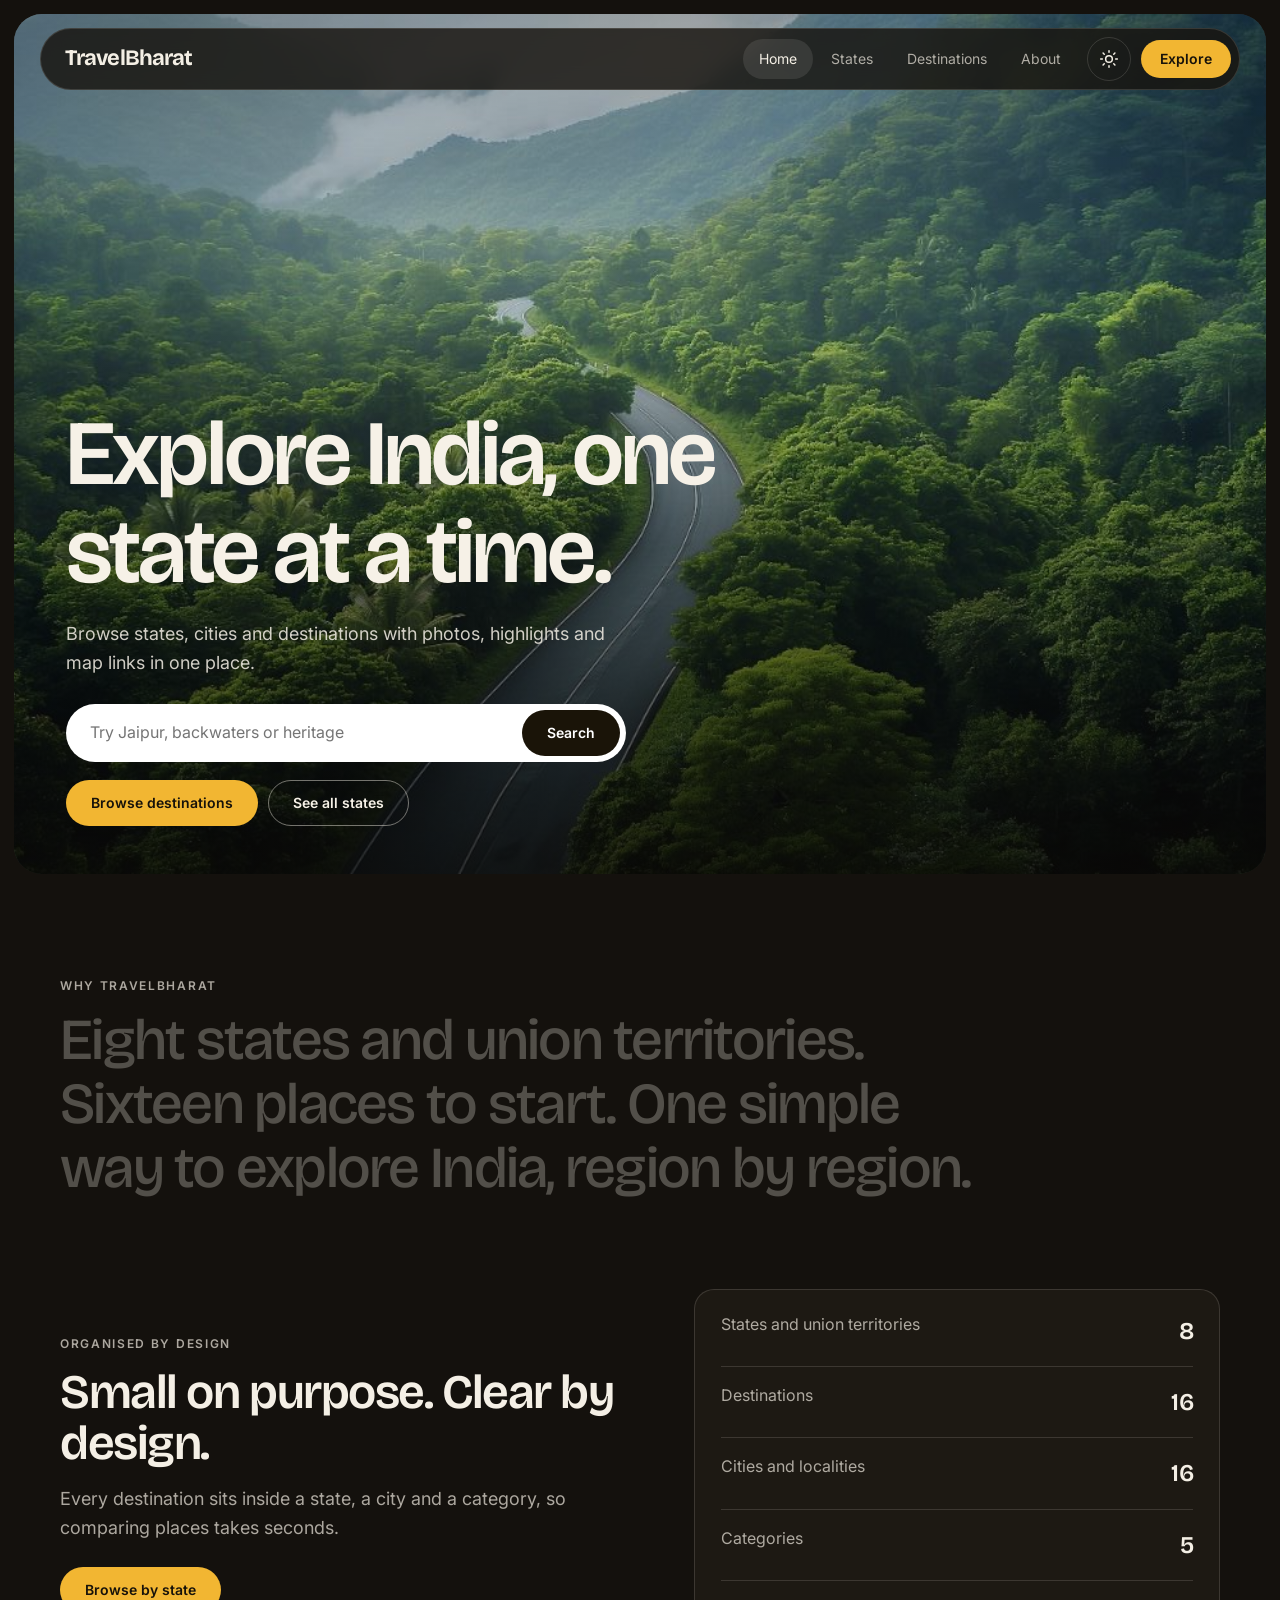
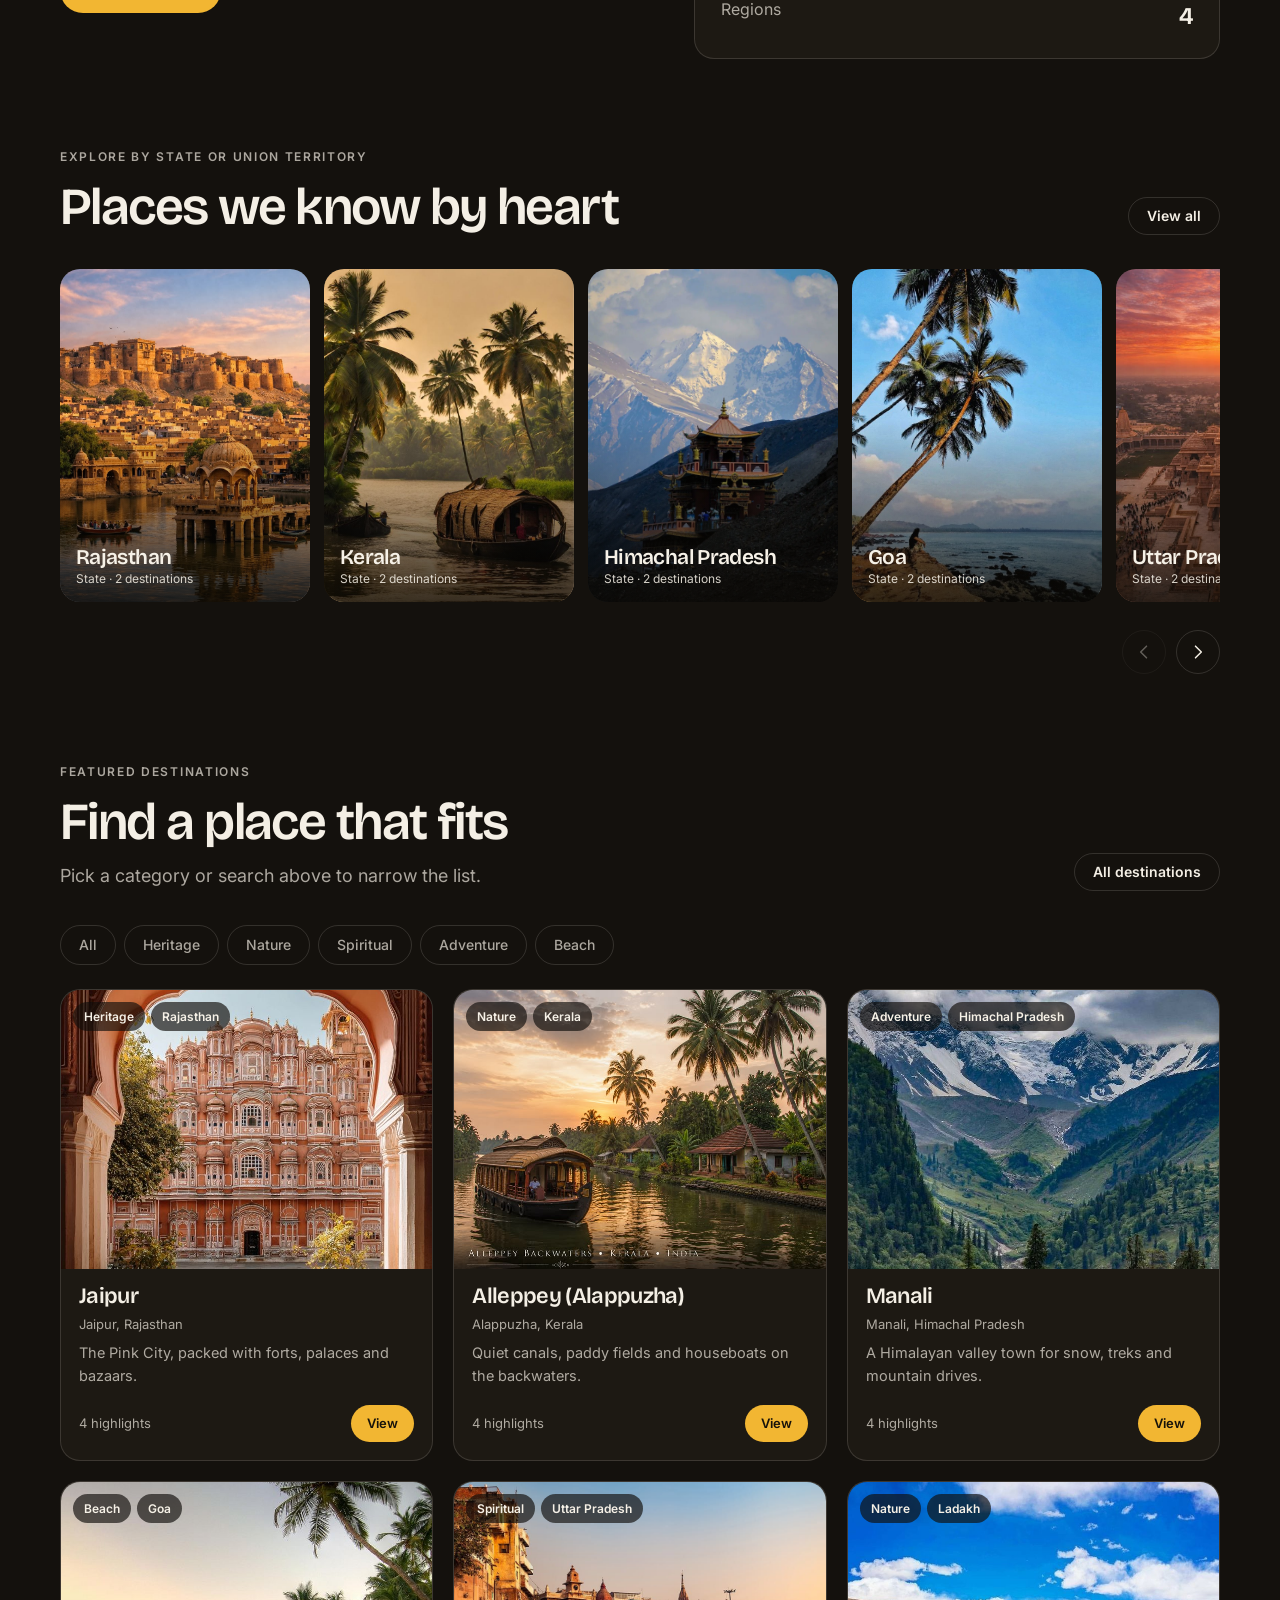
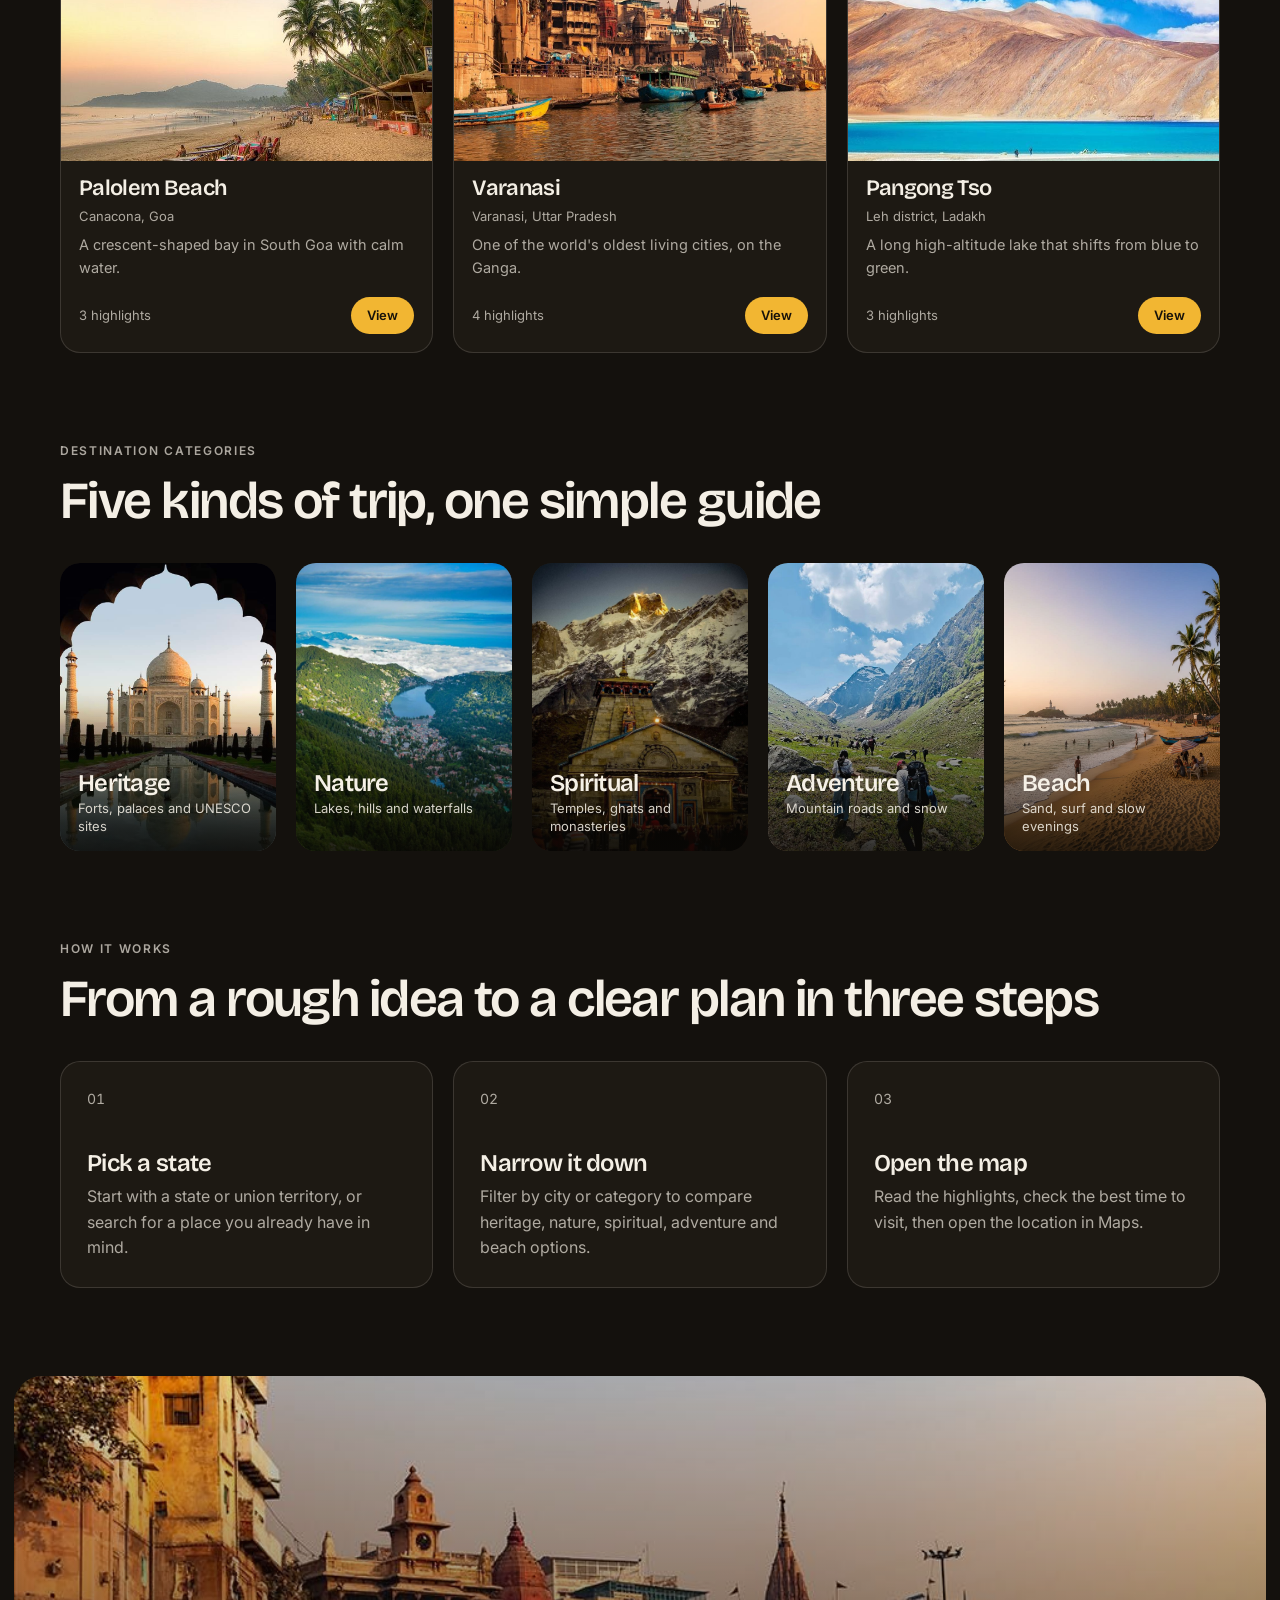
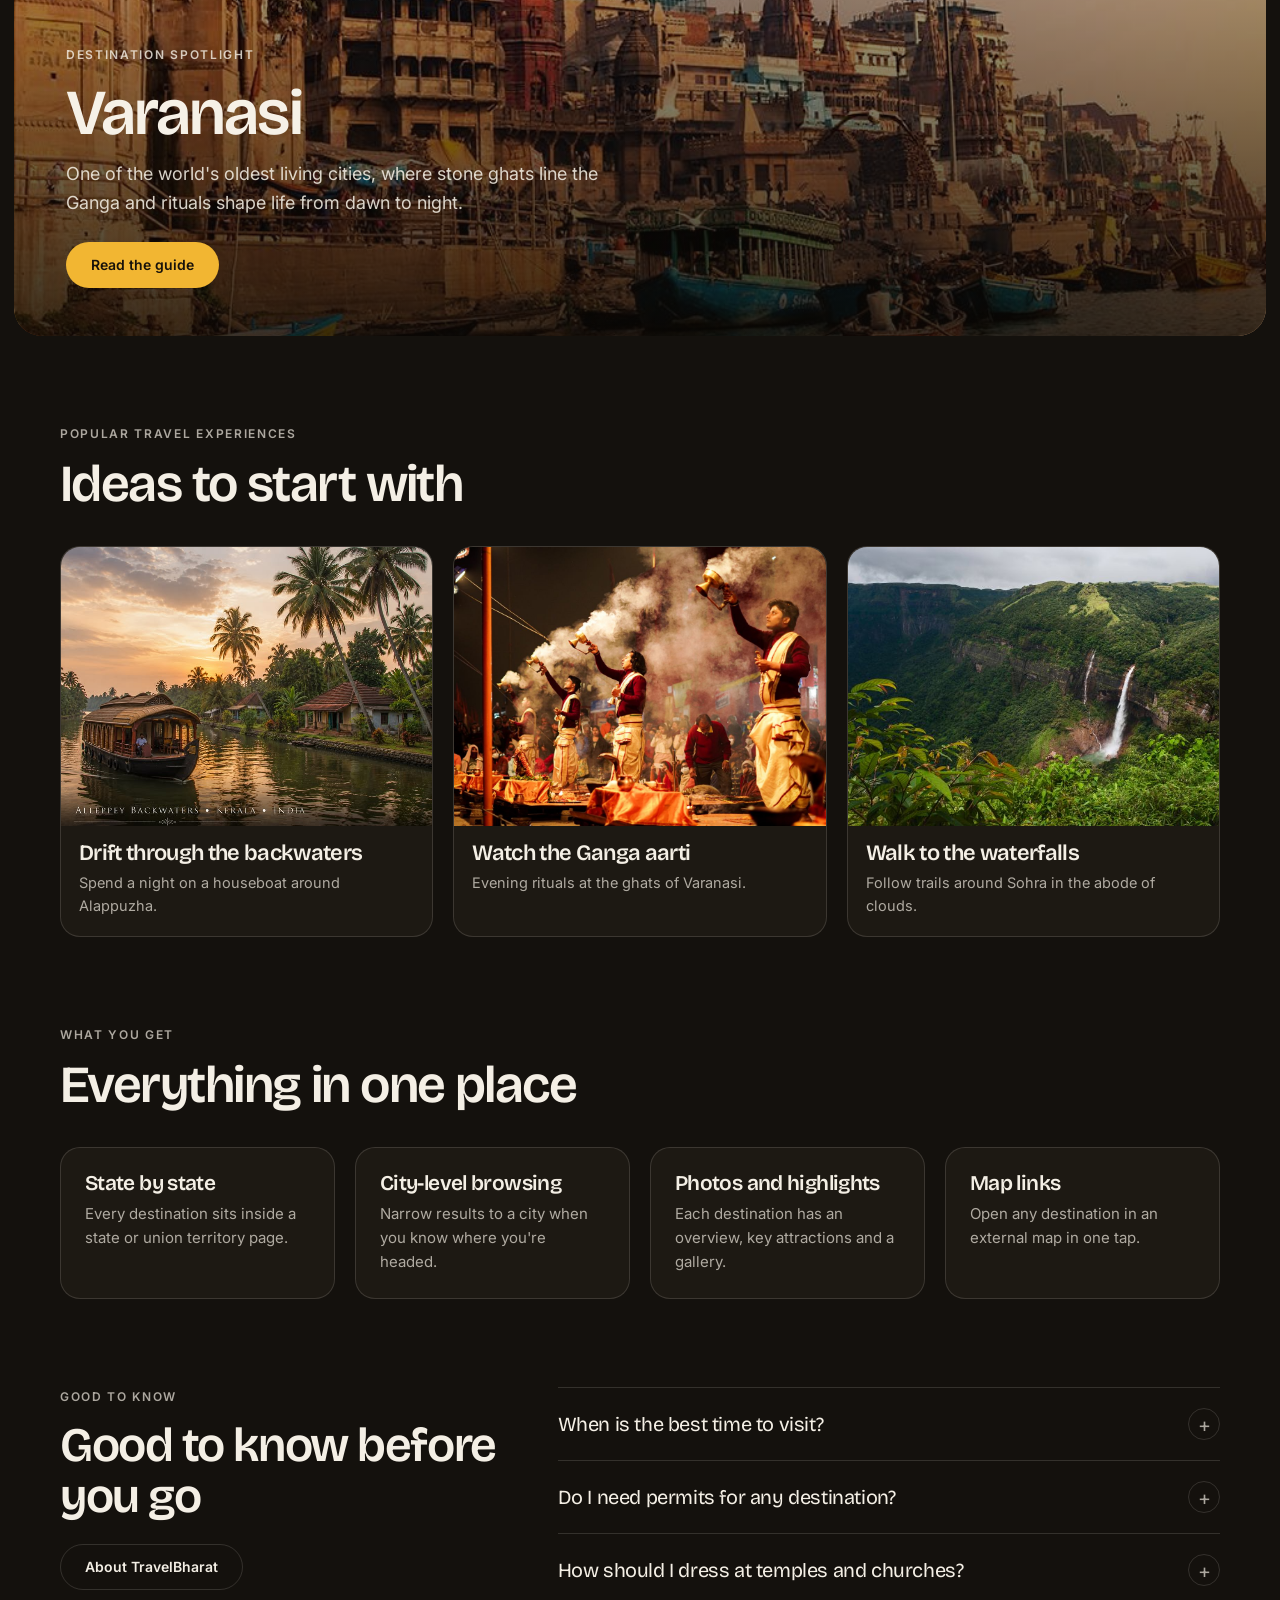
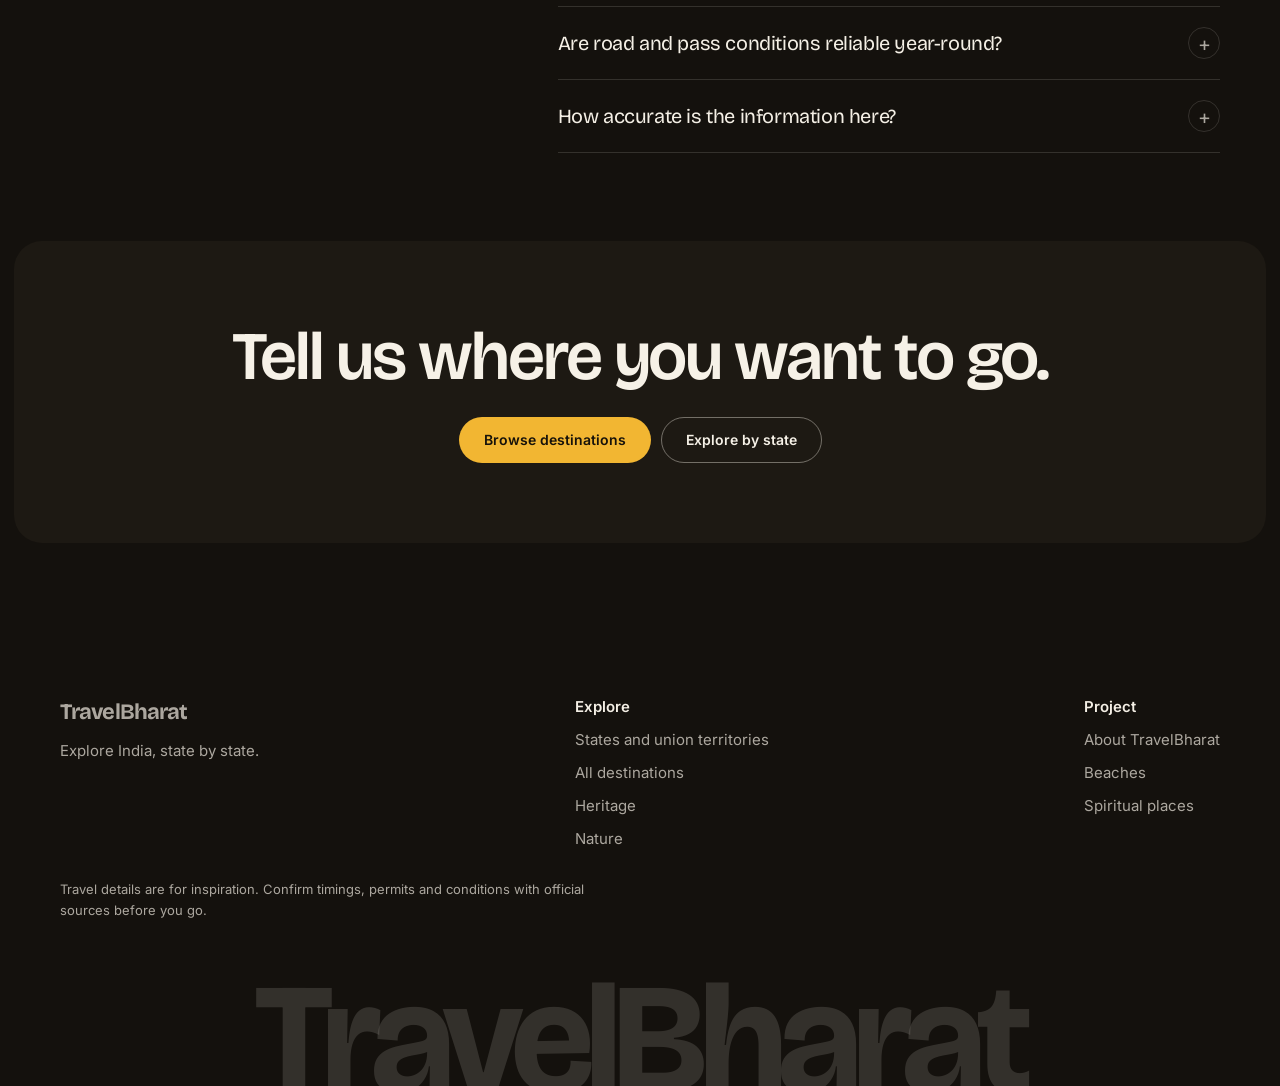
<file: index.html>
<!DOCTYPE html>
<html lang="en" class="no-js" data-theme="dark">

<head>
  <meta charset="utf-8">
  <meta name="viewport" content="width=device-width, initial-scale=1">
  <title>TravelBharat | Explore India State by State</title>
  <meta name="description"
    content="Browse India's states, cities and tourist destinations in one editorial travel guide.">
  <link rel="preconnect" href="https://fonts.googleapis.com">
  <link rel="preconnect" href="https://fonts.gstatic.com" crossorigin>
  <link
    href="https://fonts.googleapis.com/css2?family=Bricolage+Grotesque:opsz,wght@12..96,500;12..96,600;12..96,700&amp;family=Inter:wght@400;500;600&amp;display=swap"
    rel="stylesheet">
  <link rel="stylesheet" href="css/style.css">
  <script src="js/theme-toggle.js"></script>
</head>

<body data-page="home">
  <a class="skip-link" href="#main">Skip to content</a>
  <header class="site-header">
    <div class="site-header__bar">
      <a class="brand" href="index.html">TravelBharat</a>
      <nav class="nav" id="nav" aria-label="Main">
        <a href="index.html" aria-current="page">Home</a>
        <a href="states.html">States</a>
        <a href="destinations.html">Destinations</a>
        <a href="about.html">About</a>
      </nav>
      <button class="icon-btn" id="theme-toggle" type="button" aria-label="Switch theme"><svg class="icon-sun"
          viewBox="0 0 24 24" aria-hidden="true">
          <circle cx="12" cy="12" r="4" />
          <path
            d="M12 2v2M12 20v2M4.9 4.9l1.4 1.4M17.7 17.7l1.4 1.4M2 12h2M20 12h2M4.9 19.1l1.4-1.4M17.7 6.3l1.4-1.4" />
        </svg><svg class="icon-moon" viewBox="0 0 24 24" aria-hidden="true">
          <path d="M21 12.8A9 9 0 1 1 11.2 3a7 7 0 0 0 9.8 9.8z" />
        </svg></button>
      <a class="btn btn--sm" href="destinations.html">Explore</a>
      <button class="icon-btn menu-btn" id="menu-toggle" type="button" aria-label="Open menu" aria-expanded="false"
        aria-controls="nav"><svg viewBox="0 0 24 24" aria-hidden="true">
          <path d="M4 7h16M4 12h16M4 17h16" />
        </svg></button>
    </div>
  </header>
  <main id="main">
    <section class="hero">
      <img class="hero__img" src="images/home/hero.jpg" alt="" width="2400" height="1400" fetchpriority="high">
      <div class="hero__shade"></div>
      <div class="container hero__inner">
        <h1>Explore India, one state at a time.</h1>
        <p class="hero__sub">Browse states, cities and destinations with photos, highlights and map links in one place.
        </p>
        <form class="search" action="destinations.html" method="get" role="search">
          <label class="visually-hidden" for="home-q">Search destinations</label>
          <input id="home-q" name="q" type="search" placeholder="Try Jaipur, backwaters or heritage" autocomplete="off">
          <button class="btn" type="submit">Search</button>
        </form>
        <div class="btn-row">
          <a class="btn" href="destinations.html">Browse destinations</a>
          <a class="btn btn--ghost" href="states.html">See all states</a>
        </div>
      </div>
    </section>

    <section class="section">
      <div class="container">
        <p class="eyebrow">Why TravelBharat</p>
        <p class="statement" data-text-fill>Eight states and union territories. Sixteen places to start. One simple way
          to explore India, region by region.</p>
      </div>
    </section>

    <section class="section section--tight">
      <div class="container intro">
        <div data-reveal>
          <p class="eyebrow">Organised by design</p>
          <h2>Small on purpose. Clear by design.</h2>
          <p class="lead">Every destination sits inside a state, a city and a category, so comparing places takes
            seconds.</p>
          <a class="btn" href="states.html">Browse by state</a>
        </div>
        <dl class="stats" data-reveal aria-label="TravelBharat at a glance">
          <div>
            <dt>States and union territories</dt>
            <dd data-stat="states">8</dd>
          </div>
          <div>
            <dt>Destinations</dt>
            <dd data-stat="destinations">16</dd>
          </div>
          <div>
            <dt>Cities and localities</dt>
            <dd data-stat="cities">16</dd>
          </div>
          <div>
            <dt>Categories</dt>
            <dd data-stat="categories">5</dd>
          </div>
          <div>
            <dt>Regions</dt>
            <dd data-stat="regions">4</dd>
          </div>
        </dl>
      </div>
    </section>

    <section class="section section--tight">
      <div class="container">
        <div class="section-head">
          <div>
            <p class="eyebrow">Explore by state or union territory</p>
            <h2>Places we know by heart</h2>
          </div>
          <a class="btn btn--ghost btn--sm" href="states.html">View all</a>
        </div>
        <div class="strip" id="state-strip"><noscript>
            <p class="noscript-note">This page needs JavaScript to load its destinations.</p>
          </noscript></div>
      </div>
    </section>

    <section class="section section--tight">
      <div class="container">
        <div class="section-head">
          <div>
            <p class="eyebrow">Featured destinations</p>
            <h2>Find a place that fits</h2>
            <p class="lead">Pick a category or search above to narrow the list.</p>
          </div>
          <a class="btn btn--ghost btn--sm" href="destinations.html">All destinations</a>
        </div>
        <nav class="chips" aria-label="Browse by category">
          <a class="chip" href="destinations.html">All</a>
          <a class="chip" href="destinations.html?cat=Heritage">Heritage</a>
          <a class="chip" href="destinations.html?cat=Nature">Nature</a>
          <a class="chip" href="destinations.html?cat=Spiritual">Spiritual</a>
          <a class="chip" href="destinations.html?cat=Adventure">Adventure</a>
          <a class="chip" href="destinations.html?cat=Beach">Beach</a>
        </nav>
        <div class="grid grid--3" id="featured"></div>
      </div>
    </section>

    <section class="section section--tight">
      <div class="container">
        <div class="section-head">
          <div>
            <p class="eyebrow">Destination categories</p>
            <h2>Five kinds of trip, one simple guide</h2>
          </div>
        </div>
        <div class="categories">
          <a class="category" data-reveal href="destinations.html?cat=Heritage">
            <img src="images/categories/heritage.jpg" alt="" width="600" height="800" loading="lazy">
            <div class="category__text">
              <h3>Heritage</h3>
              <p>Forts, palaces and UNESCO sites</p>
            </div>
          </a>
          <a class="category" data-reveal href="destinations.html?cat=Nature">
            <img src="images/categories/nature.jpg" alt="" width="600" height="800" loading="lazy">
            <div class="category__text">
              <h3>Nature</h3>
              <p>Lakes, hills and waterfalls</p>
            </div>
          </a>
          <a class="category" data-reveal href="destinations.html?cat=Spiritual">
            <img src="images/categories/spiritual.jpg" alt="" width="600" height="800" loading="lazy">
            <div class="category__text">
              <h3>Spiritual</h3>
              <p>Temples, ghats and monasteries</p>
            </div>
          </a>
          <a class="category" data-reveal href="destinations.html?cat=Adventure">
            <img src="images/categories/adventure.jpg" alt="" width="600" height="800" loading="lazy">
            <div class="category__text">
              <h3>Adventure</h3>
              <p>Mountain roads and snow</p>
            </div>
          </a>
          <a class="category" data-reveal href="destinations.html?cat=Beach">
            <img src="images/categories/beach.jpg" alt="" width="600" height="800" loading="lazy">
            <div class="category__text">
              <h3>Beach</h3>
              <p>Sand, surf and slow evenings</p>
            </div>
          </a>
        </div>
      </div>
    </section>

    <section class="section section--tight">
      <div class="container">
        <div class="section-head">
          <div>
            <p class="eyebrow">How it works</p>
            <h2>From a rough idea to a clear plan in three steps</h2>
          </div>
        </div>
        <ol class="steps">
          <li data-reveal>
            <h3>Pick a state</h3>
            <p>Start with a state or union territory, or search for a place you already have in mind.</p>
          </li>
          <li data-reveal>
            <h3>Narrow it down</h3>
            <p>Filter by city or category to compare heritage, nature, spiritual, adventure and beach options.</p>
          </li>
          <li data-reveal>
            <h3>Open the map</h3>
            <p>Read the highlights, check the best time to visit, then open the location in Maps.</p>
          </li>
        </ol>
      </div>
    </section>

    <section class="spotlight" data-reveal>
      <img class="spotlight__img" src="images/destinations/varanasi.jpg" alt="" width="2000" height="1200"
        loading="lazy">
      <div class="spotlight__shade"></div>
      <div class="container spotlight__inner">
        <p class="eyebrow">Destination spotlight</p>
        <h2>Varanasi</h2>
        <p>One of the world's oldest living cities, where stone ghats line the Ganga and rituals shape life from dawn to
          night.</p>
        <a class="btn" href="destination.html?d=varanasi">Read the guide</a>
      </div>
    </section>

    <section class="section">
      <div class="container">
        <div class="section-head">
          <div>
            <p class="eyebrow">Popular travel experiences</p>
            <h2>Ideas to start with</h2>
          </div>
        </div>
        <div class="grid grid--3">
          <a class="card" data-reveal href="destination.html?d=alleppey">
            <div class="card__media media"><img src="images/destinations/alleppey.jpg"
                alt="Houseboat on the Alappuzha backwaters" width="800" height="600" loading="lazy"></div>
            <div class="card__body">
              <h3 class="card__title">Drift through the backwaters</h3>
              <p class="card__text">Spend a night on a houseboat around Alappuzha.</p>
            </div>
          </a>
          <a class="card" data-reveal href="destination.html?d=varanasi">
            <div class="card__media media"><img src="images/destinations/varanasi-2.jpg"
                alt="Evening aarti on the ghats of Varanasi" width="800" height="600" loading="lazy"></div>
            <div class="card__body">
              <h3 class="card__title">Watch the Ganga aarti</h3>
              <p class="card__text">Evening rituals at the ghats of Varanasi.</p>
            </div>
          </a>
          <a class="card" data-reveal href="destination.html?d=cherrapunji">
            <div class="card__media media"><img src="images/destinations/cherrapunji.jpg"
                alt="Waterfall near Cherrapunji" width="800" height="600" loading="lazy"></div>
            <div class="card__body">
              <h3 class="card__title">Walk to the waterfalls</h3>
              <p class="card__text">Follow trails around Sohra in the abode of clouds.</p>
            </div>
          </a>
        </div>
      </div>
    </section>

    <section class="section section--tight">
      <div class="container">
        <div class="section-head">
          <div>
            <p class="eyebrow">What you get</p>
            <h2>Everything in one place</h2>
          </div>
        </div>
        <ul class="features">
          <li data-reveal>
            <h3>State by state</h3>
            <p>Every destination sits inside a state or union territory page.</p>
          </li>
          <li data-reveal>
            <h3>City-level browsing</h3>
            <p>Narrow results to a city when you know where you're headed.</p>
          </li>
          <li data-reveal>
            <h3>Photos and highlights</h3>
            <p>Each destination has an overview, key attractions and a gallery.</p>
          </li>
          <li data-reveal>
            <h3>Map links</h3>
            <p>Open any destination in an external map in one tap.</p>
          </li>
        </ul>
      </div>
    </section>

    <section class="section section--tight">
      <div class="container faq">
        <div>
          <p class="eyebrow">Good to know</p>
          <h2>Good to know before you go</h2>
          <a class="btn btn--ghost" href="about.html">About TravelBharat</a>
        </div>
        <div>
          <details>
            <summary>When is the best time to visit?</summary>
            <p>It depends on the region. Many northern and western places are most comfortable from October to March,
              while hill and Himalayan areas have their own seasons. Each destination page lists a best time.</p>
          </details>
          <details>
            <summary>Do I need permits for any destination?</summary>
            <p>Some border and protected areas need permits. Rules change, so check with official tourism sources before
              you travel.</p>
          </details>
          <details>
            <summary>How should I dress at temples and churches?</summary>
            <p>Dress modestly with covered shoulders and knees, and be ready to remove your shoes at many temples.</p>
          </details>
          <details>
            <summary>Are road and pass conditions reliable year-round?</summary>
            <p>Not in the mountains. Snow and rain can close roads, so check current conditions close to your travel
              date.</p>
          </details>
          <details>
            <summary>How accurate is the information here?</summary>
            <p>The content is sample data for this first version. Treat it as inspiration and confirm timings and
              conditions with official sources.</p>
          </details>
        </div>
      </div>
    </section>

    <section class="cta" data-reveal>
      <h2>Tell us where you want to go.</h2>
      <div class="btn-row">
        <a class="btn" href="destinations.html">Browse destinations</a>
        <a class="btn btn--ghost" href="states.html">Explore by state</a>
      </div>
    </section>
    <template id="tpl-destination">
      <a class="card" href="#">
        <div class="card__media media">
          <img src="" alt="" width="800" height="600" loading="lazy">
          <ul class="card__tags">
            <li class="tag" data-f="tag1"></li>
            <li class="tag" data-f="tag2"></li>
          </ul>
        </div>
        <div class="card__body">
          <h3 class="card__title" data-f="title"></h3>
          <p class="card__meta" data-f="meta"></p>
          <p class="card__text" data-f="text"></p>
          <div class="card__foot"><span data-f="count"></span><span class="card__cta">View</span></div>
        </div>
      </a>
    </template>
    <template id="tpl-state">
      <a class="tile" href="#">
        <img src="" alt="" width="600" height="800" loading="lazy">
        <span class="tile__label">
          <span class="tile__name" data-f="name"></span>
          <span class="tile__meta" data-f="meta"></span>
        </span>
      </a>
    </template>
  </main>
  <footer class="site-footer">
    <div class="container">
      <div class="footer__cols">
        <div>
          <a class="brand" href="index.html">TravelBharat</a>
          <span>Explore India, state by state.</span>
        </div>
        <div>
          <b>Explore</b>
          <a href="states.html">States and union territories</a>
          <a href="destinations.html">All destinations</a>
          <a href="destinations.html?cat=Heritage">Heritage</a>
          <a href="destinations.html?cat=Nature">Nature</a>
        </div>
        <div>
          <b>Project</b>
          <a href="about.html">About TravelBharat</a>
          <a href="destinations.html?cat=Beach">Beaches</a>
          <a href="destinations.html?cat=Spiritual">Spiritual places</a>
        </div>
      </div>
      <p class="footer__note">Travel details are for inspiration. Confirm timings, permits and conditions with official
        sources before you go.</p>
      <div class="footer__mark" aria-hidden="true">TravelBharat</div>
    </div>
  </footer>

  <script src="js/data.js"></script>
  <script src="js/smooth-scroll.js"></script>
  <script src="js/text-fill.js"></script>
  <script src="js/ui.js"></script>
  <script src="js/app.js"></script>
</body>

</html>
</file>
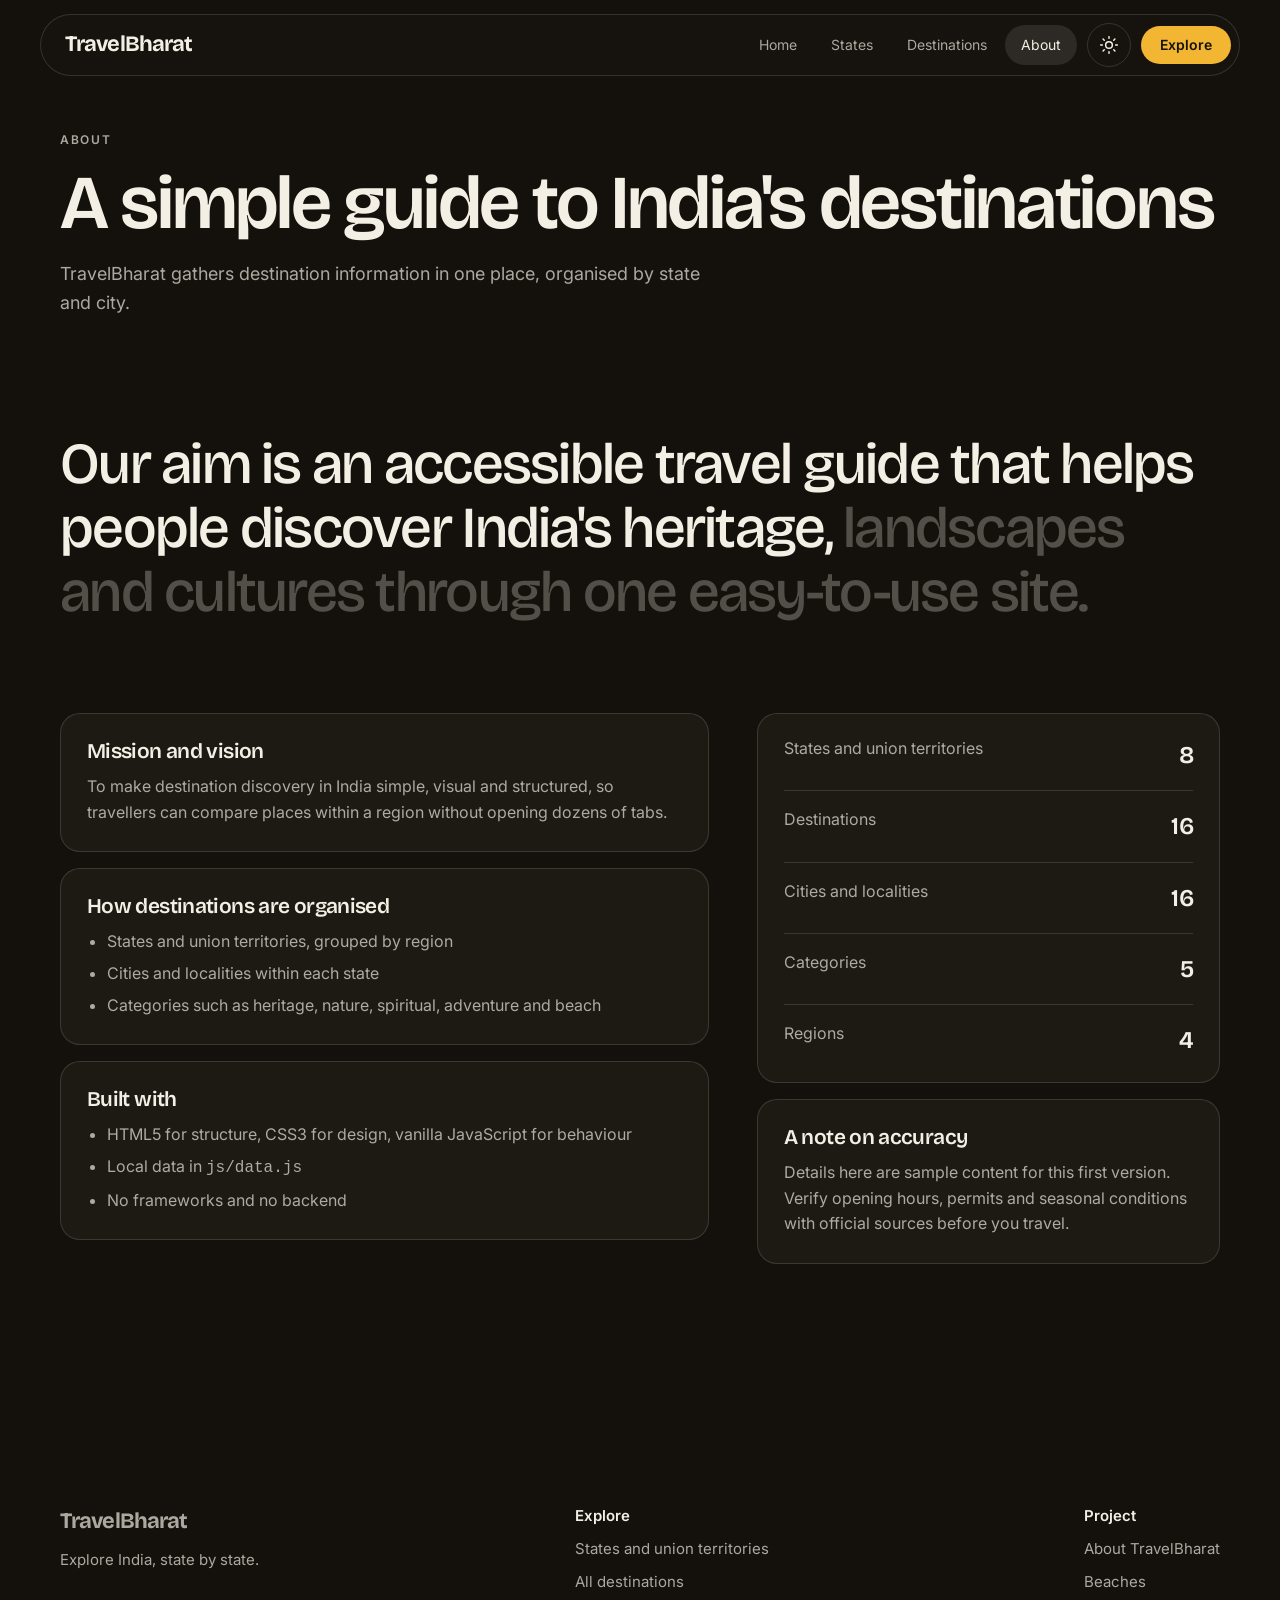
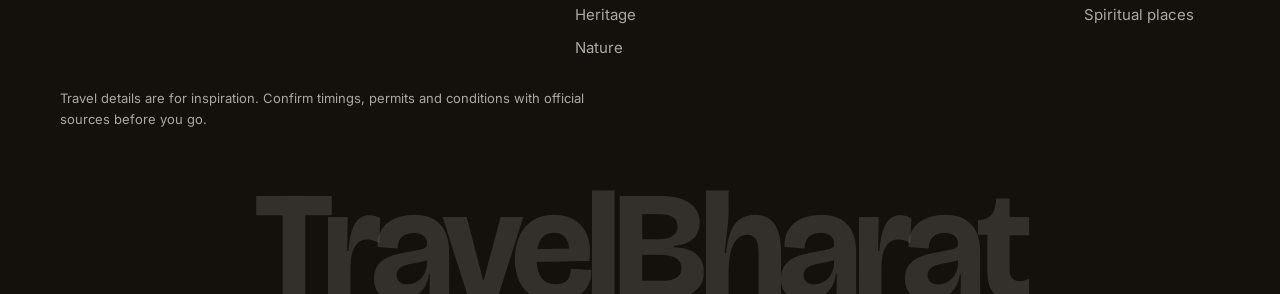
<file: about.html>
<!DOCTYPE html>
<html lang="en" class="no-js" data-theme="dark">
<head>
<meta charset="utf-8">
<meta name="viewport" content="width=device-width, initial-scale=1">
<title>About | TravelBharat</title>
<meta name="description" content="What TravelBharat is and how it organises destinations.">
<link rel="preconnect" href="https://fonts.googleapis.com">
<link rel="preconnect" href="https://fonts.gstatic.com" crossorigin>
<link href="https://fonts.googleapis.com/css2?family=Bricolage+Grotesque:opsz,wght@12..96,500;12..96,600;12..96,700&amp;family=Inter:wght@400;500;600&amp;display=swap" rel="stylesheet">
<link rel="stylesheet" href="css/style.css">
<script src="js/theme-toggle.js"></script>
</head>
<body data-page="about">
<a class="skip-link" href="#main">Skip to content</a>
<header class="site-header">
  <div class="site-header__bar">
    <a class="brand" href="index.html">TravelBharat</a>
    <nav class="nav" id="nav" aria-label="Main">
        <a href="index.html">Home</a>
        <a href="states.html">States</a>
        <a href="destinations.html">Destinations</a>
        <a href="about.html" aria-current="page">About</a>
    </nav>
    <button class="icon-btn" id="theme-toggle" type="button" aria-label="Switch theme"><svg class="icon-sun" viewBox="0 0 24 24" aria-hidden="true"><circle cx="12" cy="12" r="4"/><path d="M12 2v2M12 20v2M4.9 4.9l1.4 1.4M17.7 17.7l1.4 1.4M2 12h2M20 12h2M4.9 19.1l1.4-1.4M17.7 6.3l1.4-1.4"/></svg><svg class="icon-moon" viewBox="0 0 24 24" aria-hidden="true"><path d="M21 12.8A9 9 0 1 1 11.2 3a7 7 0 0 0 9.8 9.8z"/></svg></button>
    <a class="btn btn--sm" href="destinations.html">Explore</a>
    <button class="icon-btn menu-btn" id="menu-toggle" type="button" aria-label="Open menu" aria-expanded="false" aria-controls="nav"><svg viewBox="0 0 24 24" aria-hidden="true"><path d="M4 7h16M4 12h16M4 17h16"/></svg></button>
  </div>
</header>
<main id="main">
<section class="page-head">
  <div class="container">
    <p class="eyebrow">About</p>
    <h1>A simple guide to India's destinations</h1>
    <p class="lead">TravelBharat gathers destination information in one place, organised by state and city.</p>
  </div>
</section>
<section class="section">
  <div class="container">
    <p class="statement" data-text-fill>Our aim is an accessible travel guide that helps people discover India's heritage, landscapes and cultures through one easy-to-use site.</p>
  </div>
</section>
<section class="section section--tight">
  <div class="container about-grid">
    <div class="stack">
      <div class="panel" data-reveal>
        <h3>Mission and vision</h3>
        <p>To make destination discovery in India simple, visual and structured, so travellers can compare places within a region without opening dozens of tabs.</p>
      </div>
      <div class="panel" data-reveal>
        <h3>How destinations are organised</h3>
        <ul>
          <li>States and union territories, grouped by region</li>
          <li>Cities and localities within each state</li>
          <li>Categories such as heritage, nature, spiritual, adventure and beach</li>
        </ul>
      </div>
      <div class="panel" data-reveal>
        <h3>Built with</h3>
        <ul>
          <li>HTML5 for structure, CSS3 for design, vanilla JavaScript for behaviour</li>
          <li>Local data in <code>js/data.js</code></li>
          <li>No frameworks and no backend</li>
        </ul>
      </div>
    </div>
    <div class="stack">
      <dl class="stats" data-reveal aria-label="TravelBharat at a glance">
        <div><dt>States and union territories</dt><dd data-stat="states">8</dd></div>
        <div><dt>Destinations</dt><dd data-stat="destinations">16</dd></div>
        <div><dt>Cities and localities</dt><dd data-stat="cities">16</dd></div>
        <div><dt>Categories</dt><dd data-stat="categories">5</dd></div>
        <div><dt>Regions</dt><dd data-stat="regions">4</dd></div>
      </dl>
      <div class="panel" data-reveal>
        <h3>A note on accuracy</h3>
        <p>Details here are sample content for this first version. Verify opening hours, permits and seasonal conditions with official sources before you travel.</p>
      </div>
    </div>
  </div>
</section>
</main>
<footer class="site-footer">
  <div class="container">
    <div class="footer__cols">
      <div>
        <a class="brand" href="index.html">TravelBharat</a>
        <span>Explore India, state by state.</span>
      </div>
      <div>
        <b>Explore</b>
        <a href="states.html">States and union territories</a>
        <a href="destinations.html">All destinations</a>
        <a href="destinations.html?cat=Heritage">Heritage</a>
        <a href="destinations.html?cat=Nature">Nature</a>
      </div>
      <div>
        <b>Project</b>
        <a href="about.html">About TravelBharat</a>
        <a href="destinations.html?cat=Beach">Beaches</a>
        <a href="destinations.html?cat=Spiritual">Spiritual places</a>
      </div>
    </div>
    <p class="footer__note">Travel details are for inspiration. Confirm timings, permits and conditions with official sources before you go.</p>
    <div class="footer__mark" aria-hidden="true">TravelBharat</div>
  </div>
</footer>

<script src="js/data.js"></script>
<script src="js/smooth-scroll.js"></script>
<script src="js/text-fill.js"></script>
<script src="js/ui.js"></script>
<script src="js/app.js"></script>
</body>
</html>
</file>
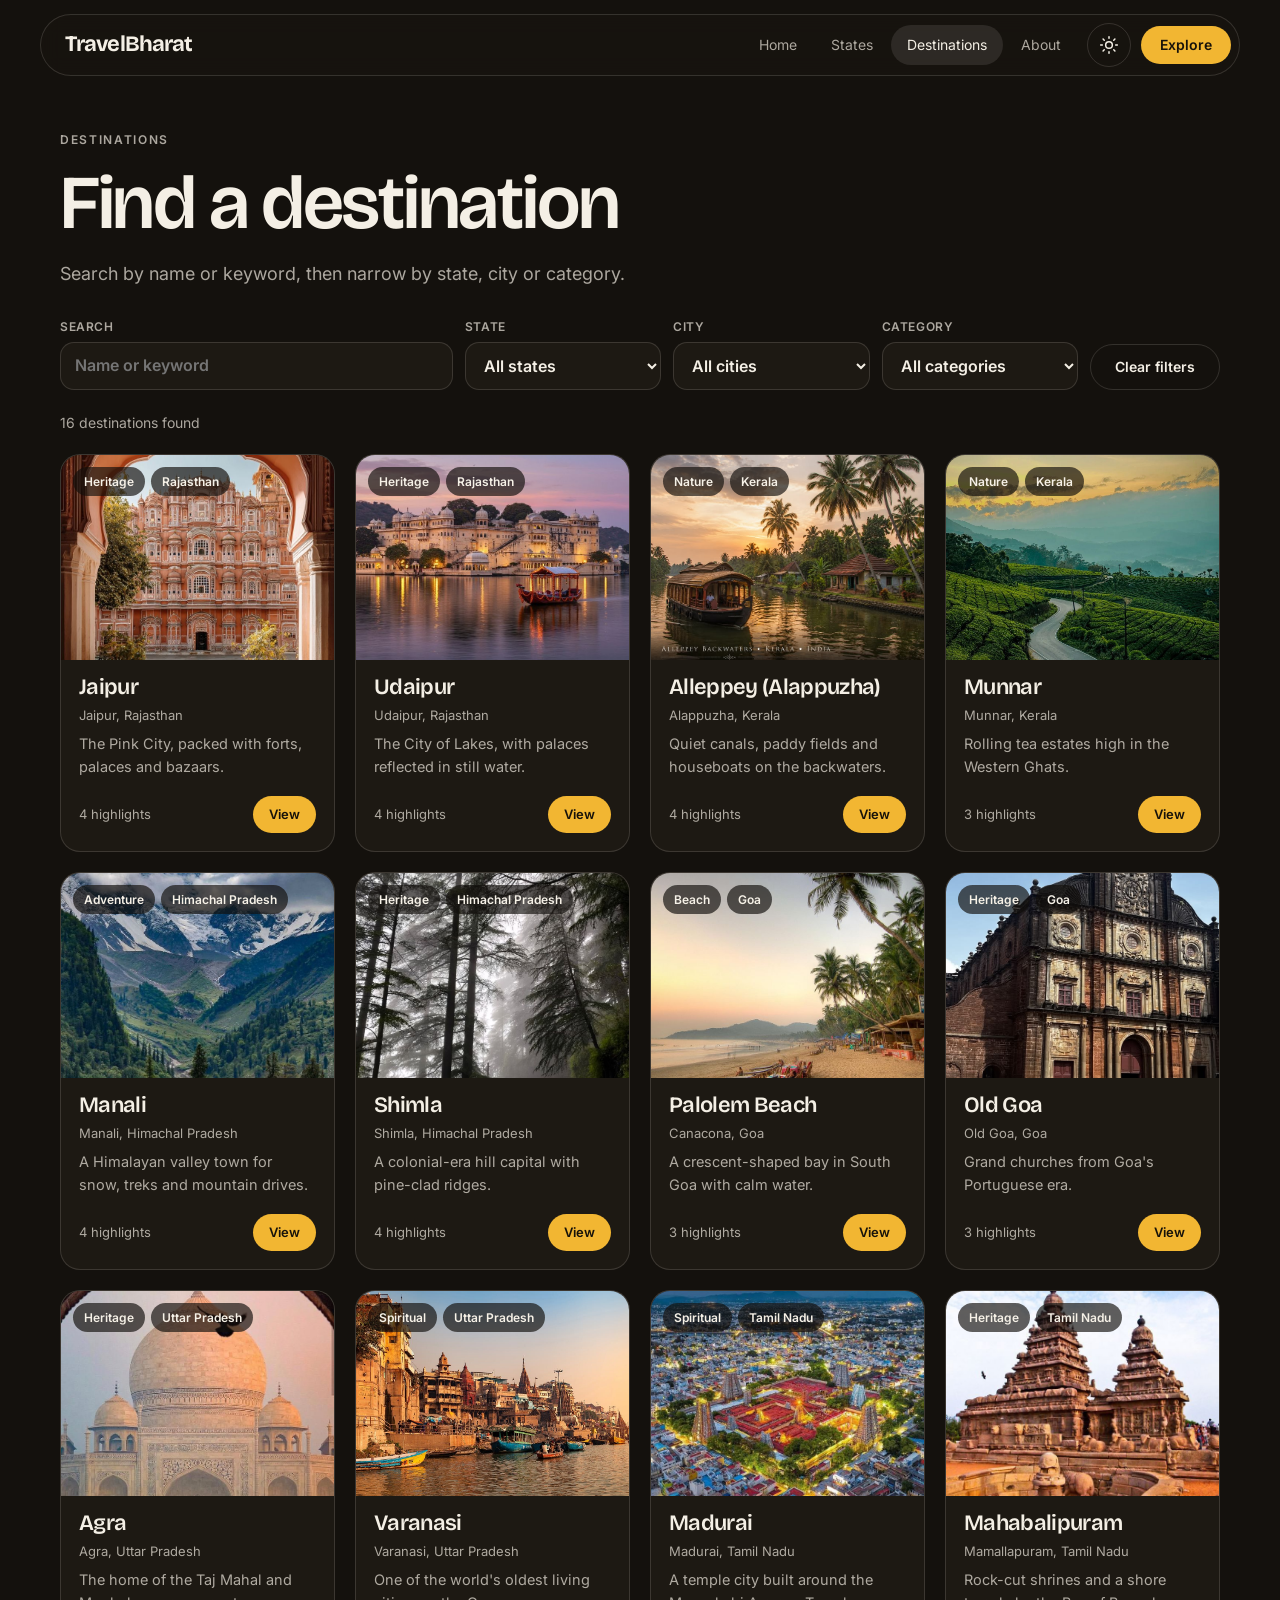
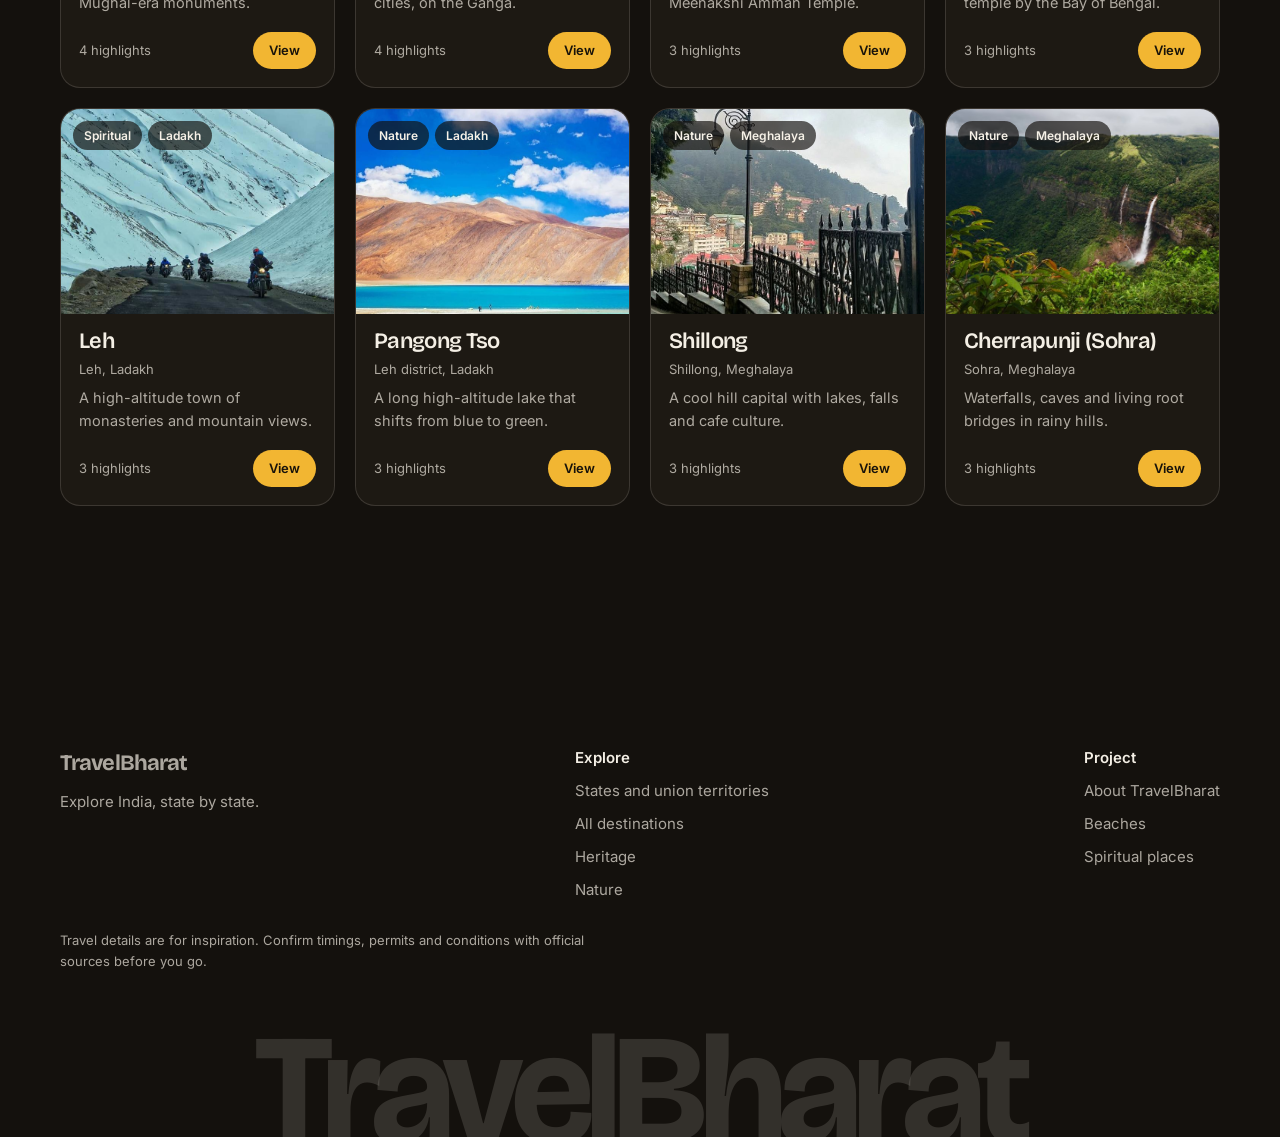
<file: destinations.html>
<!DOCTYPE html>
<html lang="en" class="no-js" data-theme="dark">
<head>
<meta charset="utf-8">
<meta name="viewport" content="width=device-width, initial-scale=1">
<title>Destinations | TravelBharat</title>
<meta name="description" content="Search and filter tourist destinations by state, city and category.">
<link rel="preconnect" href="https://fonts.googleapis.com">
<link rel="preconnect" href="https://fonts.gstatic.com" crossorigin>
<link href="https://fonts.googleapis.com/css2?family=Bricolage+Grotesque:opsz,wght@12..96,500;12..96,600;12..96,700&amp;family=Inter:wght@400;500;600&amp;display=swap" rel="stylesheet">
<link rel="stylesheet" href="css/style.css">
<script src="js/theme-toggle.js"></script>
</head>
<body data-page="destinations">
<a class="skip-link" href="#main">Skip to content</a>
<header class="site-header">
  <div class="site-header__bar">
    <a class="brand" href="index.html">TravelBharat</a>
    <nav class="nav" id="nav" aria-label="Main">
        <a href="index.html">Home</a>
        <a href="states.html">States</a>
        <a href="destinations.html" aria-current="page">Destinations</a>
        <a href="about.html">About</a>
    </nav>
    <button class="icon-btn" id="theme-toggle" type="button" aria-label="Switch theme"><svg class="icon-sun" viewBox="0 0 24 24" aria-hidden="true"><circle cx="12" cy="12" r="4"/><path d="M12 2v2M12 20v2M4.9 4.9l1.4 1.4M17.7 17.7l1.4 1.4M2 12h2M20 12h2M4.9 19.1l1.4-1.4M17.7 6.3l1.4-1.4"/></svg><svg class="icon-moon" viewBox="0 0 24 24" aria-hidden="true"><path d="M21 12.8A9 9 0 1 1 11.2 3a7 7 0 0 0 9.8 9.8z"/></svg></button>
    <a class="btn btn--sm" href="destinations.html">Explore</a>
    <button class="icon-btn menu-btn" id="menu-toggle" type="button" aria-label="Open menu" aria-expanded="false" aria-controls="nav"><svg viewBox="0 0 24 24" aria-hidden="true"><path d="M4 7h16M4 12h16M4 17h16"/></svg></button>
  </div>
</header>
<main id="main">
<section class="page-head">
  <div class="container">
    <p class="eyebrow">Destinations</p>
    <h1>Find a destination</h1>
    <p class="lead">Search by name or keyword, then narrow by state, city or category.</p>
  </div>
</section>
<section class="section section--tight">
  <div class="container">
    <form class="filters" onsubmit="return false" role="search">
      <label class="field">Search<input id="f-q" type="search" placeholder="Name or keyword" autocomplete="off"></label>
      <label class="field">State<select id="f-state"><option value="">All states</option></select></label>
      <label class="field">City<select id="f-city"></select></label>
      <label class="field">Category<select id="f-cat"><option value="">All categories</option></select></label>
      <button class="btn btn--ghost" type="button" id="f-clear">Clear filters</button>
    </form>
    <p class="count" id="dest-count" aria-live="polite"></p>
    <div class="grid" id="dest-grid"><noscript><p class="noscript-note">This page needs JavaScript to load its destinations.</p></noscript></div>
    <div class="empty" id="dest-empty" hidden role="status">
      <h3>No destinations match</h3>
      <p>Try a broader search or remove a filter.</p>
      <button class="btn btn--ghost" type="button" id="dest-empty-clear">Clear filters</button>
    </div>
  </div>
</section>
<template id="tpl-destination">
  <a class="card" href="#">
    <div class="card__media media">
      <img src="" alt="" width="800" height="600" loading="lazy">
      <ul class="card__tags">
        <li class="tag" data-f="tag1"></li>
        <li class="tag" data-f="tag2"></li>
      </ul>
    </div>
    <div class="card__body">
      <h3 class="card__title" data-f="title"></h3>
      <p class="card__meta" data-f="meta"></p>
      <p class="card__text" data-f="text"></p>
      <div class="card__foot"><span data-f="count"></span><span class="card__cta">View</span></div>
    </div>
  </a>
</template>
</main>
<footer class="site-footer">
  <div class="container">
    <div class="footer__cols">
      <div>
        <a class="brand" href="index.html">TravelBharat</a>
        <span>Explore India, state by state.</span>
      </div>
      <div>
        <b>Explore</b>
        <a href="states.html">States and union territories</a>
        <a href="destinations.html">All destinations</a>
        <a href="destinations.html?cat=Heritage">Heritage</a>
        <a href="destinations.html?cat=Nature">Nature</a>
      </div>
      <div>
        <b>Project</b>
        <a href="about.html">About TravelBharat</a>
        <a href="destinations.html?cat=Beach">Beaches</a>
        <a href="destinations.html?cat=Spiritual">Spiritual places</a>
      </div>
    </div>
    <p class="footer__note">Travel details are for inspiration. Confirm timings, permits and conditions with official sources before you go.</p>
    <div class="footer__mark" aria-hidden="true">TravelBharat</div>
  </div>
</footer>

<script src="js/data.js"></script>
<script src="js/smooth-scroll.js"></script>
<script src="js/ui.js"></script>
<script src="js/app.js"></script>
</body>
</html>
</file>
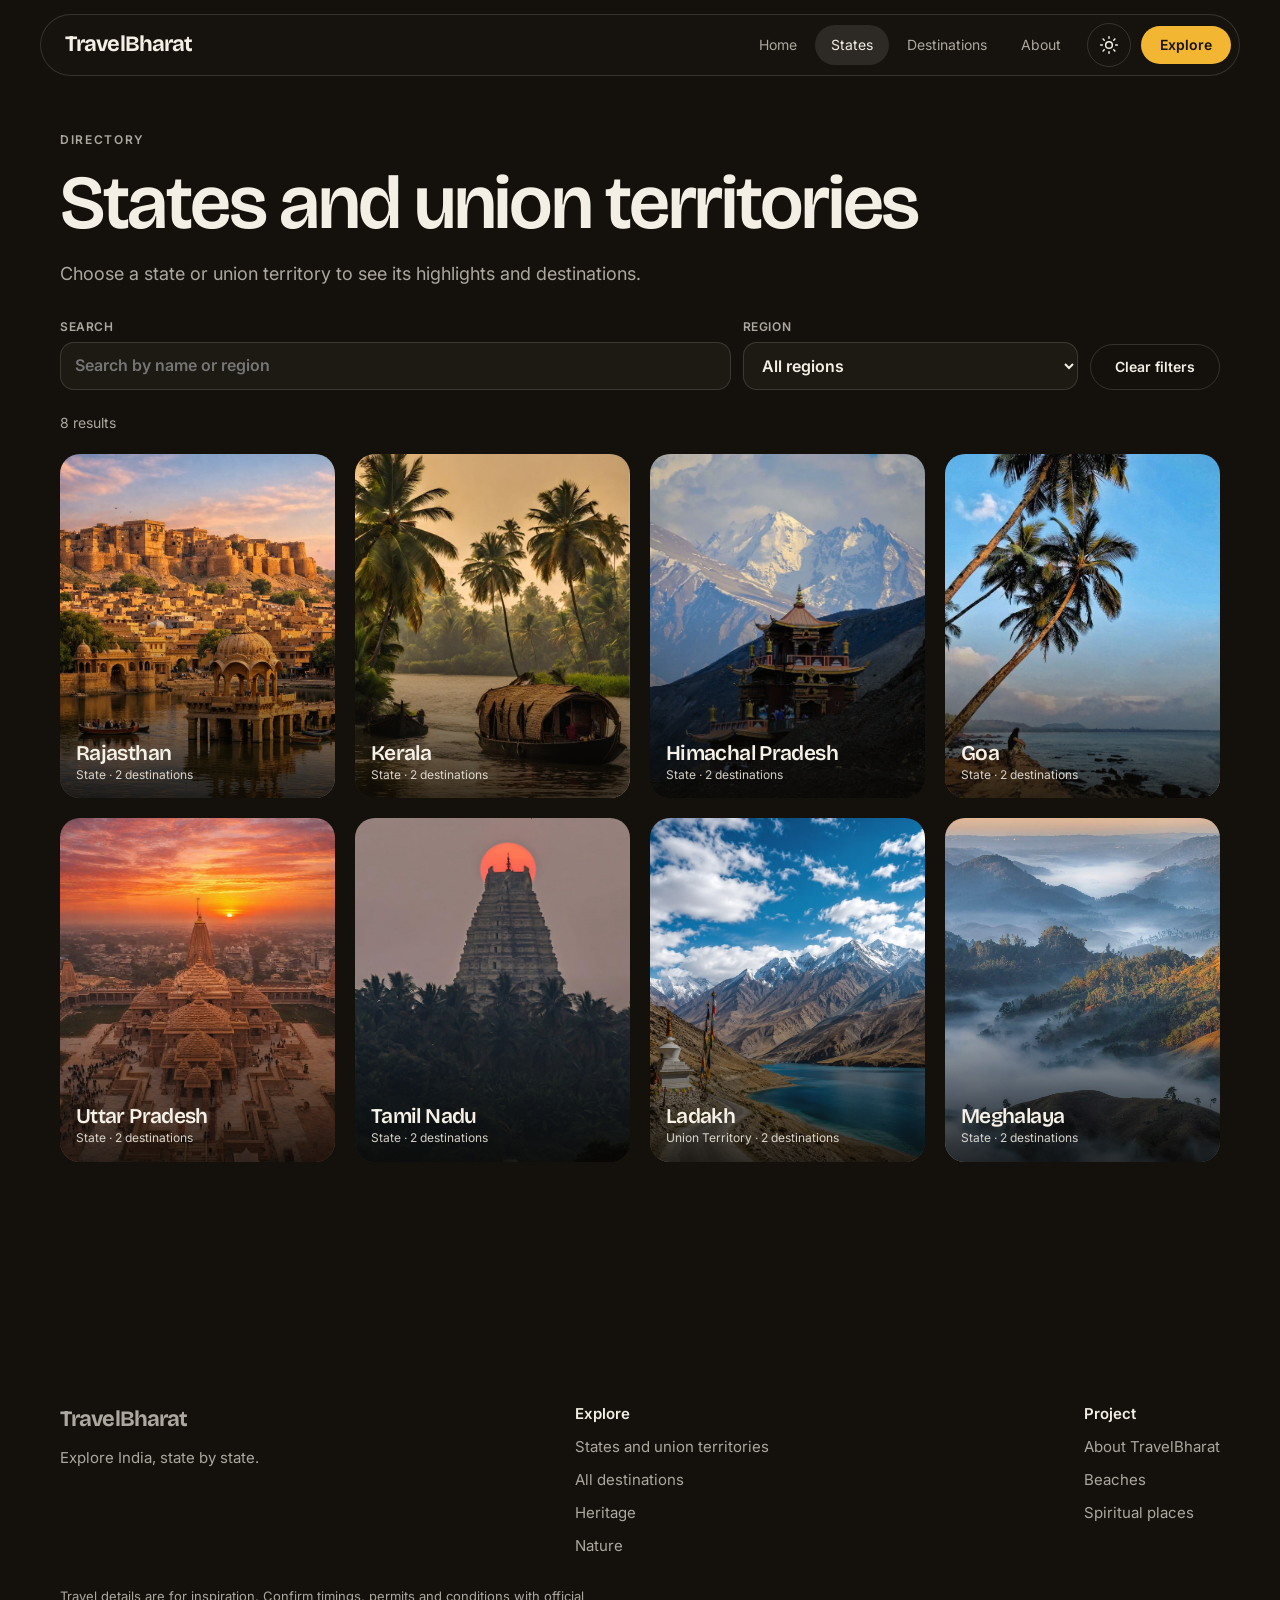
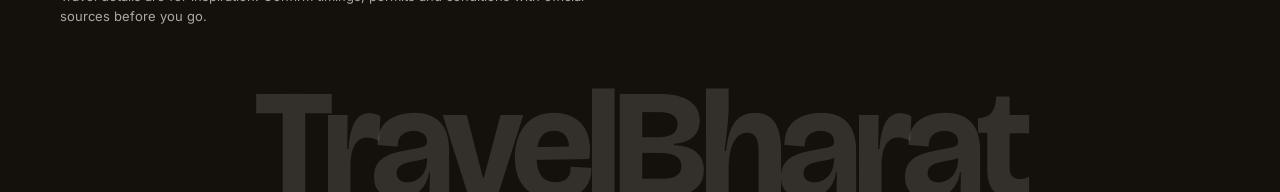
<file: states.html>
<!DOCTYPE html>
<html lang="en" class="no-js" data-theme="dark">
<head>
<meta charset="utf-8">
<meta name="viewport" content="width=device-width, initial-scale=1">
<title>States and Union Territories | TravelBharat</title>
<meta name="description" content="Browse Indian states and union territories.">
<link rel="preconnect" href="https://fonts.googleapis.com">
<link rel="preconnect" href="https://fonts.gstatic.com" crossorigin>
<link href="https://fonts.googleapis.com/css2?family=Bricolage+Grotesque:opsz,wght@12..96,500;12..96,600;12..96,700&amp;family=Inter:wght@400;500;600&amp;display=swap" rel="stylesheet">
<link rel="stylesheet" href="css/style.css">
<script src="js/theme-toggle.js"></script>
</head>
<body data-page="states">
<a class="skip-link" href="#main">Skip to content</a>
<header class="site-header">
  <div class="site-header__bar">
    <a class="brand" href="index.html">TravelBharat</a>
    <nav class="nav" id="nav" aria-label="Main">
        <a href="index.html">Home</a>
        <a href="states.html" aria-current="page">States</a>
        <a href="destinations.html">Destinations</a>
        <a href="about.html">About</a>
    </nav>
    <button class="icon-btn" id="theme-toggle" type="button" aria-label="Switch theme"><svg class="icon-sun" viewBox="0 0 24 24" aria-hidden="true"><circle cx="12" cy="12" r="4"/><path d="M12 2v2M12 20v2M4.9 4.9l1.4 1.4M17.7 17.7l1.4 1.4M2 12h2M20 12h2M4.9 19.1l1.4-1.4M17.7 6.3l1.4-1.4"/></svg><svg class="icon-moon" viewBox="0 0 24 24" aria-hidden="true"><path d="M21 12.8A9 9 0 1 1 11.2 3a7 7 0 0 0 9.8 9.8z"/></svg></button>
    <a class="btn btn--sm" href="destinations.html">Explore</a>
    <button class="icon-btn menu-btn" id="menu-toggle" type="button" aria-label="Open menu" aria-expanded="false" aria-controls="nav"><svg viewBox="0 0 24 24" aria-hidden="true"><path d="M4 7h16M4 12h16M4 17h16"/></svg></button>
  </div>
</header>
<main id="main">
<section class="page-head">
  <div class="container">
    <p class="eyebrow">Directory</p>
    <h1>States and union territories</h1>
    <p class="lead">Choose a state or union territory to see its highlights and destinations.</p>
  </div>
</section>
<section class="section section--tight">
  <div class="container">
    <form class="filters filters--states" onsubmit="return false" role="search">
      <label class="field">Search<input id="state-q" type="search" placeholder="Search by name or region" autocomplete="off"></label>
      <label class="field">Region<select id="state-region"><option value="">All regions</option></select></label>
      <button class="btn btn--ghost" type="button" id="state-clear">Clear filters</button>
    </form>
    <p class="count" id="state-count" aria-live="polite"></p>
    <div class="grid grid--tiles" id="state-grid"><noscript><p class="noscript-note">This page needs JavaScript to load its destinations.</p></noscript></div>
    <div class="empty" id="state-empty" hidden role="status">
      <h3>No states match</h3>
      <p>Try a different name or region.</p>
    </div>
  </div>
</section>
<template id="tpl-state">
  <a class="tile" href="#">
    <img src="" alt="" width="600" height="800" loading="lazy">
    <span class="tile__label">
      <span class="tile__name" data-f="name"></span>
      <span class="tile__meta" data-f="meta"></span>
    </span>
  </a>
</template>
</main>
<footer class="site-footer">
  <div class="container">
    <div class="footer__cols">
      <div>
        <a class="brand" href="index.html">TravelBharat</a>
        <span>Explore India, state by state.</span>
      </div>
      <div>
        <b>Explore</b>
        <a href="states.html">States and union territories</a>
        <a href="destinations.html">All destinations</a>
        <a href="destinations.html?cat=Heritage">Heritage</a>
        <a href="destinations.html?cat=Nature">Nature</a>
      </div>
      <div>
        <b>Project</b>
        <a href="about.html">About TravelBharat</a>
        <a href="destinations.html?cat=Beach">Beaches</a>
        <a href="destinations.html?cat=Spiritual">Spiritual places</a>
      </div>
    </div>
    <p class="footer__note">Travel details are for inspiration. Confirm timings, permits and conditions with official sources before you go.</p>
    <div class="footer__mark" aria-hidden="true">TravelBharat</div>
  </div>
</footer>

<script src="js/data.js"></script>
<script src="js/smooth-scroll.js"></script>
<script src="js/ui.js"></script>
<script src="js/app.js"></script>
</body>
</html>
</file>
<file: css/style.css>
/* ==========================================================================
   TravelBharat — stylesheet
   1. Tokens   2. Base   3. Layout helpers   4. Buttons & controls
   5. Header   6. Hero & banners   7. Home sections   8. Cards & tiles
   9. Inner pages   10. Footer   11. Motion   12. Responsive
   ========================================================================== */

/* 1. Tokens ---------------------------------------------------------------- */
:root {
  /* dark theme (default) */
  --bg: #14110d;
  --surface: #1d1913;
  --text: #f4efe5;
  --muted: rgba(244, 239, 229, 0.68);
  --faint: rgba(244, 239, 229, 0.28);
  --line: rgba(244, 239, 229, 0.14);
  --accent: #f2b632;
  --on-accent: #17120a;
  --bar: rgba(24, 20, 15, 0.82);
  --img-bg: #26211a;
  --band: #1d1913;

  --font-head:
    "Bricolage Grotesque", "Inter", system-ui, -apple-system, "Segoe UI",
    sans-serif;
  --font-body:
    "Inter", system-ui, -apple-system, "Segoe UI", Roboto, sans-serif;

  --radius: 20px;
  --radius-lg: 28px;
  --gap: 20px;
  --max: 1200px;
  --ease: cubic-bezier(0.22, 1, 0.36, 1);
  color-scheme: dark;
}

/* light theme uses the PRD palette: Warm Ivory, Dark Text, Terracotta, Deep Teal, Teal */
:root[data-theme="light"] {
  --bg: #faf8f3;
  --surface: #ffffff;
  --text: #202a30;
  --muted: rgba(32, 42, 48, 0.72);
  --faint: rgba(32, 42, 48, 0.28);
  --line: rgba(32, 42, 48, 0.14);
  --accent: #b0592b; /* PRD terracotta, deepened slightly for text contrast */
  --on-accent: #ffffff;
  --bar: rgba(250, 248, 243, 0.88);
  --img-bg: #d8d1c3;
  --band: #123b52; /* PRD deep teal */
  color-scheme: light;
}

/* 2. Base ------------------------------------------------------------------ */
*,
*::before,
*::after {
  box-sizing: border-box;
}
html {
  -webkit-text-size-adjust: 100%;
  scroll-padding-top: 96px;
}
body {
  margin: 0;
  background: var(--bg);
  color: var(--text);
  font: 16px/1.6 var(--font-body);
  overflow-x: hidden;
  transition:
    background-color 0.3s,
    color 0.3s;
}
img {
  display: block;
  max-width: 100%;
}
a {
  color: inherit;
}
button,
input,
select {
  font: inherit;
}
h1,
h2,
h3 {
  margin: 0;
  font-family: var(--font-head);
  font-weight: 600;
  letter-spacing: -0.03em;
  line-height: 1.06;
}
p {
  margin: 0;
}
ul,
ol {
  margin: 0;
  padding: 0;
}
[hidden] {
  display: none !important;
}
:focus-visible {
  outline: 3px solid var(--accent);
  outline-offset: 3px;
  border-radius: 6px;
}

.skip-link {
  position: absolute;
  left: -999px;
  top: 8px;
  z-index: 100;
  padding: 10px 16px;
  border-radius: 8px;
  background: var(--accent);
  color: var(--on-accent);
}
.skip-link:focus {
  left: 8px;
}
.visually-hidden {
  position: absolute;
  width: 1px;
  height: 1px;
  overflow: hidden;
  clip: rect(0 0 0 0);
  white-space: nowrap;
}

/* 3. Layout helpers -------------------------------------------------------- */
.container {
  width: 100%;
  max-width: var(--max);
  margin: 0 auto;
  padding: 0 20px;
}
.section {
  padding: 88px 0;
}
.section--tight {
  padding-top: 0;
}
.eyebrow {
  margin-bottom: 14px;
  font-size: 12px;
  font-weight: 600;
  letter-spacing: 0.14em;
  text-transform: uppercase;
  color: var(--muted);
}
.lead {
  max-width: 60ch;
  font-size: 18px;
  color: var(--muted);
}
.section-head {
  display: flex;
  flex-wrap: wrap;
  align-items: flex-end;
  justify-content: space-between;
  gap: 20px;
  margin-bottom: 34px;
}
.section-head h2 {
  font-size: clamp(30px, 4.4vw, 52px);
}
.section-head .lead {
  margin-top: 12px;
}

/* image wrapper: neutral colour shows until the photo loads (or if it is missing) */
.media {
  position: relative;
  overflow: hidden;
  background: var(--img-bg);
}
.media > img {
  width: 100%;
  height: 100%;
  object-fit: cover;
  transition: transform 0.7s var(--ease);
}
img.is-missing {
  visibility: hidden;
}

/* 4. Buttons & controls ---------------------------------------------------- */
.btn {
  display: inline-flex;
  align-items: center;
  justify-content: center;
  gap: 8px;
  min-height: 46px;
  padding: 0 24px;
  border: 1px solid transparent;
  border-radius: 99px;
  background: var(--accent);
  color: var(--on-accent);
  font-size: 14px;
  font-weight: 600;
  text-decoration: none;
  white-space: nowrap;
  cursor: pointer;
  transition:
    transform 0.25s var(--ease),
    background-color 0.2s;
}
.btn:hover {
  transform: translateY(-2px);
}
.btn--ghost {
  background: transparent;
  color: var(--text);
  border-color: var(--line);
}
.btn--ghost:hover {
  background: color-mix(in srgb, var(--text) 8%, transparent);
}
.btn--sm {
  min-height: 38px;
  padding: 0 18px;
}
.btn-row {
  display: flex;
  flex-wrap: wrap;
  gap: 10px;
}

.icon-btn {
  display: grid;
  place-items: center;
  width: 44px;
  height: 44px;
  padding: 0;
  border: 1px solid var(--line);
  border-radius: 50%;
  background: transparent;
  color: var(--text);
  cursor: pointer;
  transition: background-color 0.2s;
}
.icon-btn:hover {
  background: color-mix(in srgb, var(--text) 10%, transparent);
}
.icon-btn svg {
  width: 20px;
  height: 20px;
  fill: none;
  stroke: currentColor;
  stroke-width: 1.8;
  stroke-linecap: round;
  stroke-linejoin: round;
}
:root[data-theme="dark"] .icon-moon,
:root[data-theme="light"] .icon-sun {
  display: none;
}
.menu-btn {
  display: none;
}

.field {
  display: flex;
  flex-direction: column;
  gap: 6px;
  font-size: 12px;
  font-weight: 600;
  letter-spacing: 0.05em;
  text-transform: uppercase;
  color: var(--muted);
}
.field input,
.field select {
  min-height: 48px;
  padding: 0 14px;
  border: 1px solid var(--line);
  border-radius: 14px;
  background: var(--surface);
  color: var(--text);
  font-size: 16px;
  letter-spacing: 0;
  text-transform: none;
}

.chips {
  display: flex;
  flex-wrap: wrap;
  gap: 8px;
  margin-bottom: 24px;
}
.chip {
  display: inline-flex;
  align-items: center;
  min-height: 40px;
  padding: 0 18px;
  border: 1px solid var(--line);
  border-radius: 99px;
  color: var(--muted);
  font-size: 14px;
  font-weight: 500;
  text-decoration: none;
  transition:
    color 0.2s,
    border-color 0.2s;
}
.chip:hover {
  color: var(--text);
  border-color: var(--accent);
}

/* 5. Header (floating bar that sits over the first section) ---------------- */
.site-header {
  position: sticky;
  top: 0;
  z-index: 60;
  height: 0;
}
.site-header__bar {
  position: absolute;
  top: 14px;
  left: 50%;
  transform: translateX(-50%);
  display: flex;
  align-items: center;
  gap: 10px;
  width: calc(100% - 28px);
  max-width: var(--max);
  padding: 8px 8px 8px 24px;
  border: 1px solid var(--line);
  border-radius: 99px;
  background: var(--bar);
  backdrop-filter: blur(10px);
  -webkit-backdrop-filter: blur(10px);
}
.brand {
  margin-right: auto;
  font-family: var(--font-head);
  font-size: 22px;
  font-weight: 700;
  letter-spacing: -0.04em;
  text-decoration: none;
}
.nav {
  display: flex;
  gap: 2px;
}
.nav a {
  padding: 9px 16px;
  border-radius: 99px;
  color: var(--muted);
  font-size: 14px;
  text-decoration: none;
  transition: color 0.2s;
}
.nav a:hover {
  color: var(--text);
}
.nav a[aria-current="page"] {
  color: var(--text);
  background: color-mix(in srgb, var(--text) 10%, transparent);
}

/* 6. Hero & banners -------------------------------------------------------- */
.hero,
.banner {
  position: relative;
  display: flex;
  align-items: flex-end;
  margin: 14px;
  overflow: hidden;
  border-radius: var(--radius-lg);
  background: var(--img-bg);
  color: #f6f1e7;
}
.hero {
  min-height: calc(100vh - 40px);
}
.banner {
  min-height: 56vh;
}
.hero__img,
.banner__img {
  position: absolute;
  inset: 0;
  width: 100%;
  height: 100%;
  object-fit: cover;
  min-height: 100%;
}
.hero__shade,
.banner__shade {
  position: absolute;
  inset: 0;
  background: linear-gradient(
    180deg,
    rgba(10, 8, 5, 0.35),
    rgba(10, 8, 5, 0.08) 35%,
    rgba(10, 8, 5, 0.82)
  );
}
.hero__inner,
.banner__inner {
  position: relative;
  padding-top: 48px;
  padding-bottom: 48px;
}
.hero__inner {
  max-width: 880px;
  margin-left: 0;
  padding-left: 52px;
}
.banner__inner {
  max-width: 900px;
  margin-left: 0;
  padding-left: 48px;
}
.hero h1 {
  font-size: clamp(42px, 7.4vw, 92px);
}
.hero__sub {
  max-width: 50ch;
  margin: 20px 0 26px;
  font-size: 18px;
  color: rgba(246, 241, 231, 0.84);
}
.banner h1 {
  font-size: clamp(40px, 6.4vw, 80px);
}
.banner__sub {
  margin-top: 14px;
  max-width: 56ch;
  font-size: 18px;
  color: rgba(246, 241, 231, 0.86);
}
.crumbs {
  margin-bottom: 14px;
  font-size: 13px;
}
.crumbs a {
  text-decoration: underline;
  text-underline-offset: 3px;
}

.search {
  display: flex;
  gap: 8px;
  max-width: 560px;
  margin-bottom: 18px;
  padding: 6px;
  border-radius: 99px;
  background: #fff;
}
.search input {
  flex: 1;
  min-width: 0;
  padding: 0 18px;
  border: 0;
  background: transparent;
  color: #1a1408;
  font-size: 16px;
  outline: none;
}
.search:focus-within {
  outline: 3px solid var(--accent);
}
.search .btn {
  background: #1a1408;
  color: #fff;
}
.hero .btn--ghost {
  color: #f6f1e7;
  border-color: rgba(246, 241, 231, 0.45);
}

/* 7. Home sections --------------------------------------------------------- */
.statement {
  max-width: 20em;
  font-family: var(--font-head);
  font-size: clamp(28px, 4.6vw, 58px);
  font-weight: 500;
  line-height: 1.1;
  letter-spacing: -0.03em;
  text-wrap: balance;
}
.statement .w {
  display: inline-block;
  white-space: pre;
}
.statement .c {
  transition: color 0.35s;
  color: var(--faint);
}
.statement .c.on {
  color: var(--text);
}

.intro {
  display: grid;
  grid-template-columns: 1.1fr 1fr;
  gap: 56px;
  align-items: center;
}
.intro h2 {
  margin-bottom: 16px;
  font-size: clamp(30px, 3.8vw, 48px);
}
.intro .btn {
  margin-top: 24px;
}
.stats {
  margin: 0;
  padding: 6px 26px;
  border: 1px solid var(--line);
  border-radius: var(--radius);
  background: var(--surface);
}
.stats div {
  display: flex;
  justify-content: space-between;
  gap: 16px;
  padding: 16px 0;
  border-bottom: 1px solid var(--line);
}
.stats div:last-child {
  border-bottom: 0;
}
.stats dt {
  color: var(--muted);
}
.stats dd {
  margin: 0;
  font-family: var(--font-head);
  font-size: 24px;
  font-weight: 600;
  letter-spacing: -0.03em;
}

.strip {
  display: flex;
  gap: 14px;
  padding-bottom: 12px;
  overflow-x: auto;
  scrollbar-width: thin;
  scrollbar-color: var(--faint) transparent;
}
.strip .tile {
  flex: 0 0 clamp(190px, 22vw, 250px);
}
.strip-nav {
  display: flex;
  justify-content: flex-end;
  gap: 10px;
  margin-top: 16px;
}
.strip-nav .icon-btn:disabled {
  opacity: 0.35;
  cursor: default;
}
.strip {
  cursor: grab;
}
.strip.is-dragging {
  cursor: grabbing;
  scroll-snap-type: none;
}

.categories {
  display: grid;
  grid-template-columns: repeat(5, 1fr);
  gap: var(--gap);
}
.category {
  position: relative;
  display: block;
  overflow: hidden;
  border-radius: var(--radius);
  background: var(--img-bg);
  aspect-ratio: 3 / 4;
  color: #f6f1e7;
  text-decoration: none;
}
.category img {
  position: absolute;
  inset: 0;
  width: 100%;
  height: 100%;
  object-fit: cover;
  transition: transform 0.7s var(--ease);
}
.category::after {
  content: "";
  position: absolute;
  inset: 0;
  background: linear-gradient(180deg, transparent 45%, rgba(10, 8, 5, 0.8));
}
.category__text {
  position: absolute;
  left: 18px;
  right: 18px;
  bottom: 16px;
  z-index: 1;
}
.category h3 {
  font-size: 24px;
}
.category p {
  min-height: 2.7em;
  margin-top: 4px;
  font-size: 13px;
  line-height: 1.35;
  opacity: 0.86;
}
.category:hover img,
.category:focus-visible img {
  transform: scale(1.05);
}

.steps {
  display: grid;
  grid-template-columns: repeat(3, 1fr);
  gap: var(--gap);
  list-style: none;
  counter-reset: step;
}
.steps li {
  counter-increment: step;
  padding: 26px;
  border: 1px solid var(--line);
  border-radius: var(--radius);
  background: var(--surface);
}
.steps li::before {
  content: "0" counter(step);
  display: block;
  margin-bottom: 40px;
  font-size: 14px;
  color: var(--muted);
  font-variant-numeric: tabular-nums;
}
.steps h3 {
  margin-bottom: 8px;
  font-size: 24px;
}
.steps p {
  color: var(--muted);
}

.spotlight {
  position: relative;
  display: flex;
  align-items: flex-end;
  min-height: min(70vh, 560px);
  margin: 0 14px;
  overflow: hidden;
  border-radius: var(--radius-lg);
  background: var(--img-bg);
  color: #f6f1e7;
}
.spotlight__img {
  position: absolute;
  inset: 0;
  width: 100%;
  height: 100%;
  object-fit: cover;
}
.spotlight__shade {
  position: absolute;
  inset: 0;
  background: linear-gradient(180deg, rgba(10, 8, 5, 0.1), rgba(10, 8, 5, 0.8));
}
.spotlight__inner {
  position: relative;
  max-width: 800px;
  margin-left: 0;
  padding: 48px 20px 48px 52px;
}
.spotlight h2 {
  margin-bottom: 14px;
  font-size: clamp(34px, 5vw, 64px);
}
.spotlight p:not(.eyebrow) {
  margin-bottom: 24px;
  max-width: 52ch;
  font-size: 18px;
  color: rgba(246, 241, 231, 0.86);
}
.spotlight .eyebrow {
  color: rgba(246, 241, 231, 0.8);
}

.features {
  display: grid;
  grid-template-columns: repeat(4, 1fr);
  gap: var(--gap);
  list-style: none;
}
.features li {
  padding: 24px;
  border: 1px solid var(--line);
  border-radius: var(--radius);
  background: var(--surface);
}
.features h3 {
  margin-bottom: 8px;
  font-size: 21px;
}
.features p {
  color: var(--muted);
  font-size: 15px;
}

.faq {
  display: grid;
  grid-template-columns: 1fr 1.5fr;
  gap: 56px;
}
.faq h2 {
  margin-bottom: 22px;
  font-size: clamp(30px, 4vw, 48px);
}
details {
  padding: 20px 0;
  border-bottom: 1px solid var(--line);
}
details:first-of-type {
  border-top: 1px solid var(--line);
}
summary {
  display: flex;
  align-items: center;
  justify-content: space-between;
  gap: 16px;
  font-family: var(--font-head);
  font-size: 20px;
  letter-spacing: -0.02em;
  cursor: pointer;
  list-style: none;
}
summary::-webkit-details-marker {
  display: none;
}
summary::after {
  content: "+";
  display: grid;
  place-items: center;
  flex: none;
  width: 32px;
  height: 32px;
  border: 1px solid var(--line);
  border-radius: 50%;
  font-family: var(--font-body);
  color: var(--muted);
}
details[open] summary::after {
  content: "–";
}
details p {
  max-width: 62ch;
  margin-top: 12px;
  color: var(--muted);
}

.cta {
  margin: 0 14px;
  padding: 80px 20px;
  border-radius: var(--radius-lg);
  background: var(--band);
  color: #f6f1e7;
  text-align: center;
}
.cta h2 {
  margin-bottom: 24px;
  font-size: clamp(34px, 5.4vw, 68px);
}
.cta .btn-row {
  justify-content: center;
}
.cta .btn--ghost {
  color: #f6f1e7;
  border-color: rgba(246, 241, 231, 0.4);
}

/* 8. Cards & tiles --------------------------------------------------------- */
.grid {
  display: grid;
  grid-template-columns: repeat(auto-fill, minmax(270px, 1fr));
  gap: var(--gap);
}
.grid--tiles {
  grid-template-columns: repeat(auto-fill, minmax(220px, 1fr));
}
.grid--3 {
  grid-template-columns: repeat(3, 1fr);
}

.card {
  display: flex;
  flex-direction: column;
  overflow: hidden;
  border: 1px solid var(--line);
  border-radius: var(--radius);
  background: var(--surface);
  text-decoration: none;
  transition:
    transform 0.35s var(--ease),
    border-color 0.25s;
}
.card:hover,
.card:focus-visible {
  transform: translateY(-3px);
  border-color: var(--accent);
}
.card:hover img,
.card:focus-visible img {
  transform: scale(1.05);
}
.card__media {
  aspect-ratio: 4 / 3;
}
.card__tags {
  position: absolute;
  top: 12px;
  left: 12px;
  z-index: 1;
  display: flex;
  flex-wrap: wrap;
  gap: 6px;
  list-style: none;
}
.tag {
  padding: 5px 11px;
  border-radius: 99px;
  background: rgba(18, 15, 11, 0.66);
  color: #f6f1e7;
  font-size: 12px;
  font-weight: 600;
}
.card__body {
  display: flex;
  flex: 1;
  flex-direction: column;
  gap: 6px;
  padding: 16px 18px 18px;
}
.card__title {
  font-size: 22px;
}
.card__meta {
  font-size: 13px;
  color: var(--muted);
}
.card__text {
  font-size: 14.5px;
  color: var(--muted);
}
.card__foot {
  display: flex;
  align-items: center;
  justify-content: space-between;
  gap: 10px;
  margin-top: auto;
  padding-top: 12px;
  font-size: 13px;
  color: var(--muted);
}
.card__cta {
  padding: 8px 16px;
  border-radius: 99px;
  background: var(--accent);
  color: var(--on-accent);
  font-weight: 600;
}

.tile {
  position: relative;
  display: block;
  aspect-ratio: 3 / 4;
  overflow: hidden;
  border-radius: var(--radius);
  background: var(--img-bg);
  color: #f6f1e7;
  text-decoration: none;
}
.tile img {
  position: absolute;
  inset: 0;
  width: 100%;
  height: 100%;
  object-fit: cover;
  transition: transform 0.7s var(--ease);
}
.tile::after {
  content: "";
  position: absolute;
  inset: 0;
  background: linear-gradient(180deg, transparent 45%, rgba(10, 8, 5, 0.8));
}
.tile__label {
  position: absolute;
  left: 16px;
  right: 16px;
  bottom: 14px;
  z-index: 1;
  display: flex;
  flex-direction: column;
}
.tile__name {
  font-family: var(--font-head);
  font-size: 21px;
  font-weight: 600;
  letter-spacing: -0.03em;
  line-height: 1.1;
}
.tile__meta {
  font-size: 12px;
  opacity: 0.86;
}
.tile:hover img,
.tile:focus-visible img {
  transform: scale(1.06);
}
.grid--tiles .tile {
  aspect-ratio: 4 / 5;
}

.count {
  margin-bottom: 20px;
  font-size: 14px;
  color: var(--muted);
}
.empty {
  grid-column: 1 / -1;
  padding: 56px 20px;
  border: 1px dashed var(--line);
  border-radius: var(--radius);
  text-align: center;
  color: var(--muted);
}
.empty h3 {
  margin-bottom: 8px;
  font-size: 24px;
  color: var(--text);
}
.empty .btn {
  margin-top: 16px;
}

/* 9. Inner pages ----------------------------------------------------------- */
.page-head {
  padding: 130px 0 28px;
}
.page-head h1 {
  font-size: clamp(38px, 6.4vw, 76px);
}
.page-head .lead {
  margin-top: 16px;
}
.filters {
  display: grid;
  grid-template-columns: 2fr 1fr 1fr 1fr auto;
  gap: 12px;
  align-items: end;
  margin-bottom: 22px;
}
.filters--states {
  grid-template-columns: 2fr 1fr auto;
}

.detail {
  display: grid;
  grid-template-columns: 1.6fr 1fr;
  gap: 48px;
}
.detail h2 {
  margin-bottom: 16px;
  font-size: clamp(30px, 4vw, 48px);
}
.detail h3.sub {
  margin: 30px 0 14px;
  font-size: 22px;
}
.detail__side {
  display: grid;
  align-content: start;
  gap: 16px;
}
.panel {
  padding: 26px;
  border: 1px solid var(--line);
  border-radius: var(--radius);
  background: var(--surface);
}
.panel h3 {
  margin-bottom: 12px;
  font-size: 21px;
}
.panel p {
  color: var(--muted);
}
.panel ul {
  padding-left: 20px;
  color: var(--muted);
}
.panel li + li {
  margin-top: 6px;
}
.pills {
  display: flex;
  flex-wrap: wrap;
  gap: 10px;
  list-style: none;
}
.pills li {
  padding: 10px 18px;
  border: 1px solid var(--line);
  border-radius: 99px;
  background: var(--surface);
  font-size: 14px;
}

.gallery {
  display: grid;
  grid-template-columns: repeat(auto-fit, minmax(260px, 1fr));
  gap: 12px;
  list-style: none;
}
.gallery button {
  padding: 0;
  border: 0;
  border-radius: 18px;
  background: none;
  cursor: zoom-in;
  overflow: hidden;
}
.gallery .media {
  display: block;
  aspect-ratio: 4 / 3;
  border-radius: 18px;
}
.gallery button:hover img {
  transform: scale(1.05);
}

.lightbox {
  position: fixed;
  inset: 0;
  z-index: 90;
  display: grid;
  place-items: center;
  padding: 24px;
  background: rgba(6, 5, 3, 0.93);
}
.lightbox__stage {
  width: min(980px, 92vw);
  aspect-ratio: 3 / 2;
  border-radius: 18px;
}
.lightbox__stage img {
  width: 100%;
  height: 100%;
  object-fit: contain;
}
.lightbox .icon-btn {
  position: absolute;
  color: #fff;
  border-color: rgba(255, 255, 255, 0.4);
}
.lightbox__close {
  top: 16px;
  right: 16px;
}
.lightbox__prev {
  top: 50%;
  left: 16px;
}
.lightbox__next {
  top: 50%;
  right: 16px;
}
.lightbox__caption {
  position: absolute;
  bottom: 20px;
  color: #fff;
  font-size: 14px;
}

.not-found {
  padding: 150px 0 60px;
  text-align: center;
}
.not-found h1 {
  font-size: clamp(38px, 6vw, 72px);
}
.not-found .lead {
  margin: 16px auto 28px;
}
.not-found .btn-row {
  justify-content: center;
}

.about-grid {
  display: grid;
  grid-template-columns: 1.4fr 1fr;
  gap: 48px;
}
.about-grid .stack {
  display: grid;
  align-content: start;
  gap: 16px;
}
.noscript-note {
  padding: 40px 0;
  text-align: center;
  color: var(--muted);
}

/* 10. Footer --------------------------------------------------------------- */
.site-footer {
  margin-top: 88px;
  padding: 64px 0 0;
  overflow: hidden;
}
.footer__cols {
  display: flex;
  flex-wrap: wrap;
  justify-content: space-between;
  gap: 40px;
}
.footer__cols div {
  display: flex;
  flex-direction: column;
  gap: 9px;
  font-size: 15px;
  color: var(--muted);
}
.footer__cols b {
  color: var(--text);
  font-weight: 600;
}
.footer__cols a {
  text-decoration: none;
}
.footer__cols a:hover {
  color: var(--accent);
}
.footer__note {
  max-width: 70ch;
  margin-top: 28px;
  font-size: 13px;
  color: var(--muted);
}
.footer__mark {
  margin-top: 40px;
  font-family: var(--font-head);
  font-size: clamp(44px, 12.2vw, 172px);
  font-weight: 700;
  letter-spacing: -0.05em;
  line-height: 0.8;
  white-space: nowrap;
  text-align: center;
  color: var(--faint);
  opacity: 0.5;
  transform: translateY(14%);
  user-select: none;
}

/* 11. Motion --------------------------------------------------------------- */
.js [data-reveal] {
  opacity: 1;
  transform: none;
  transition:
    opacity 0.8s var(--ease),
    transform 0.8s var(--ease);
}
.js [data-reveal].is-visible {
  opacity: 1;
  transform: none;
}

/* Hero content: hidden on load, rises from the bottom after the first scroll */
.js .hero__inner > * {
  opacity: 0;
  transform: translateY(70px);
  transition:
    opacity 0.9s var(--ease),
    transform 0.9s var(--ease);
}
.js .hero.is-in .hero__inner > * {
  opacity: 1;
  transform: none;
}
.js .hero.is-in .hero__inner > :nth-child(2) {
  transition-delay: 0.12s;
}
.js .hero.is-in .hero__inner > :nth-child(3) {
  transition-delay: 0.24s;
}
.js .hero.is-in .hero__inner > :nth-child(4) {
  transition-delay: 0.36s;
}

/* Navbar on the home page: comes in together with the hero content */
.js body[data-page="home"] .site-header__bar {
  opacity: 0;
  visibility: hidden;
  transform: translate(-50%, 70px);
  transition:
    opacity 0.9s var(--ease),
    transform 0.9s var(--ease);
}
.js.hero-in body[data-page="home"] .site-header__bar {
  opacity: 1;
  visibility: visible;
  transform: translateX(-50%);
}

/* Hero frame: full screen with no border on load; margin and rounded corners come in on the first scroll */
.js body[data-page="home"] .hero {
  transition:
    margin 0.9s var(--ease),
    border-radius 0.9s var(--ease),
    min-height 0.9s var(--ease);
}
.js:not(.hero-in) body[data-page="home"] .hero {
  margin: 0;
  border-radius: 0;
  min-height: 100vh;
  min-height: 100svh;
}
@media (prefers-reduced-motion: reduce) {
  *,
  *::before,
  *::after {
    transition: none !important;
    animation: none !important;
  }
  .js [data-reveal] {
    opacity: 1;
    transform: none;
  }
  .js .hero__inner > * {
    opacity: 1;
    transform: none;
  }
  .js body[data-page="home"] .site-header__bar {
    opacity: 1;
    visibility: visible;
    transform: translateX(-50%);
  }
}

/* 12. Responsive ----------------------------------------------------------- */
@media (max-width: 1000px) {
  .intro,
  .faq,
  .about-grid {
    grid-template-columns: 1fr;
    gap: 32px;
  }
  .categories {
    grid-template-columns: repeat(3, 1fr);
  }
  .features {
    grid-template-columns: 1fr 1fr;
  }
  .steps {
    grid-template-columns: 1fr;
  }
}
@media (max-width: 900px) {
  .grid--3 {
    grid-template-columns: 1fr 1fr;
  }
  .menu-btn {
    display: grid;
  }
  .site-header__bar {
    padding-left: 18px;
  }
  .nav {
    position: absolute;
    top: calc(100% + 8px);
    left: 0;
    right: 0;
    display: none;
    flex-direction: column;
    padding: 10px;
    border: 1px solid var(--line);
    border-radius: 24px;
    background: var(--bg);
  }
  .nav.is-open {
    display: flex;
  }
  .nav a {
    padding: 14px 16px;
    font-size: 16px;
  }
  .filters,
  .filters--states {
    grid-template-columns: 1fr 1fr;
  }
  .filters .field:first-child {
    grid-column: 1 / -1;
  }
  .detail {
    grid-template-columns: 1fr;
    gap: 28px;
  }
  .hero__inner,
  .banner__inner,
  .spotlight__inner {
    padding-left: 20px;
  }
}
@media (max-width: 620px) {
  .grid--3 {
    grid-template-columns: 1fr;
  }
  .section {
    padding: 60px 0;
  }
  .categories {
    grid-template-columns: 1fr 1fr;
  }
  .features {
    grid-template-columns: 1fr;
  }
  .site-header__bar > .btn {
    display: none;
  }
  .search {
    flex-direction: column;
    border-radius: 24px;
  }
  .search input {
    min-height: 46px;
  }
  .filters,
  .filters--states {
    grid-template-columns: 1fr;
  }
  .hero {
    min-height: 100vh;
  }
  .hero__inner,
  .banner__inner {
    padding-top: 32px;
    padding-bottom: 32px;
  }
}
</file>
